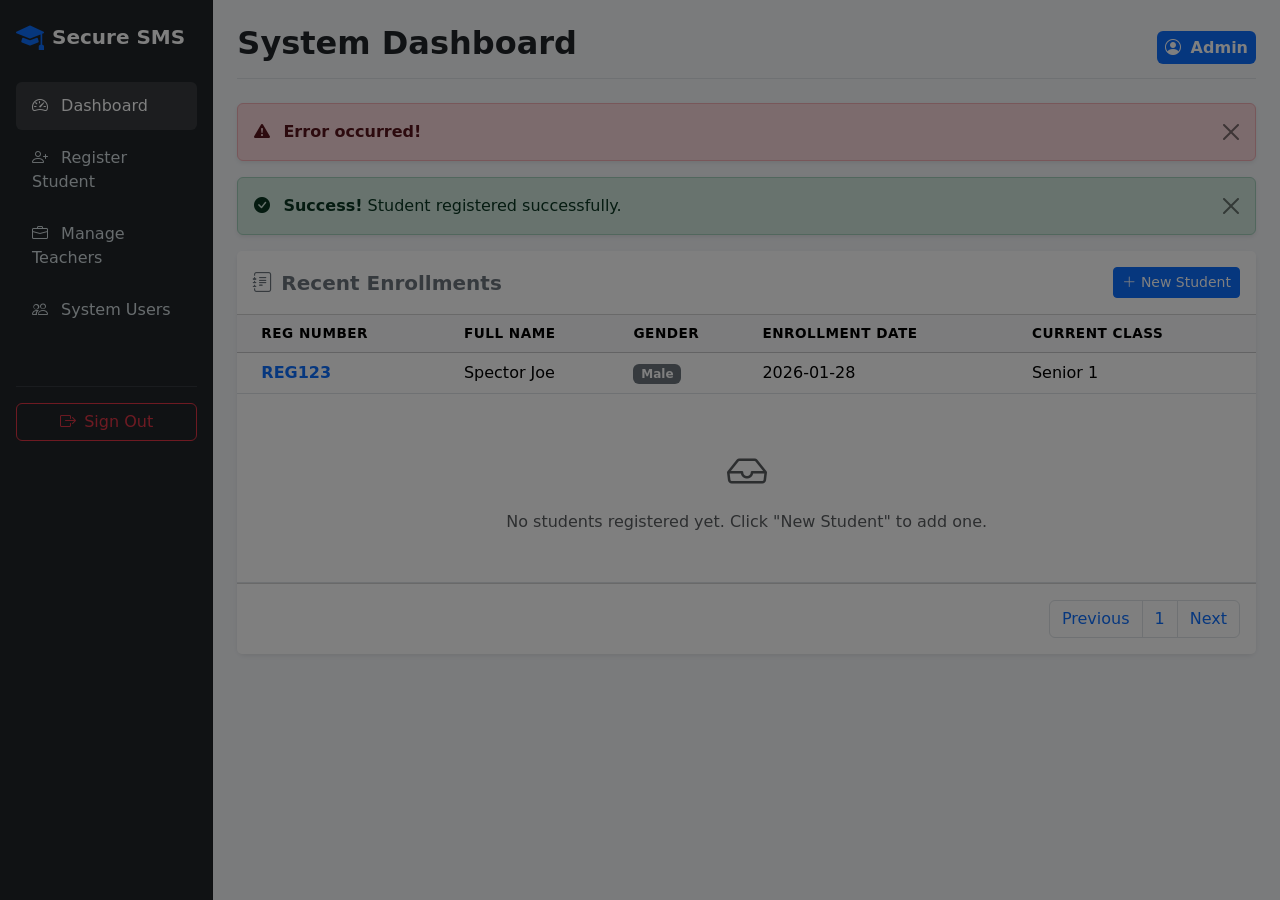
<file: target/classes/templates/index.html>
<!DOCTYPE html>
<html xmlns:th="http://www.thymeleaf.org">
<head>
    <meta charset="UTF-8">
    <meta name="viewport" content="width=device-width, initial-scale=1.0">
    <title>Secure SMS - Dashboard</title>
    <link href="https://cdn.jsdelivr.net/npm/bootstrap@5.3.0/dist/css/bootstrap.min.css" rel="stylesheet">
    <link rel="stylesheet" href="https://cdn.jsdelivr.net/npm/bootstrap-icons@1.11.1/font/bootstrap-icons.css">
    <style>
        body { background-color: #f4f6f9; }
        .sidebar { min-height: 100vh; box-shadow: inset -1px 0 0 rgba(0, 0, 0, .1); }
        .nav-link { color: #cfd8dc; font-weight: 500; padding: 0.75rem 1rem; margin-bottom: 0.25rem; border-radius: 0.375rem; }
        .nav-link:hover, .nav-link.active { color: #fff; background-color: rgba(255,255,255,0.1); }
        .nav-link i { margin-right: 0.5rem; }
        .card { border: none; border-radius: 0.5rem; }
        .table th { font-weight: 600; text-transform: uppercase; font-size: 0.85rem; letter-spacing: 0.5px; }
    </style>
</head>
<body>

<div class="container-fluid">
    <div class="row">
        <nav class="col-md-3 col-lg-2 d-md-block bg-dark sidebar collapse p-3">
            <a href="/" class="d-flex align-items-center mb-4 text-white text-decoration-none">
                <i class="bi bi-mortarboard-fill fs-3 me-2 text-primary"></i>
                <span class="fs-5 fw-bold">Secure SMS</span>
            </a>
            
            <ul class="nav flex-column mb-auto">
                <li class="nav-item">
                    <a href="/" class="nav-link active">
                        <i class="bi bi-speedometer2"></i> Dashboard
                    </a>
                </li>
                <li class="nav-item">
                    <a href="#" class="nav-link" data-bs-toggle="modal" data-bs-target="#studentModal">
                        <i class="bi bi-person-plus"></i> Register Student
                    </a>
                </li>
                <li class="nav-item">
                    <a href="/teachers" class="nav-link">
                        <i class="bi bi-briefcase"></i> Manage Teachers
                    </a>
                </li>
                <li class="nav-item">
                    <a href="/users" class="nav-link">
                        <i class="bi bi-people"></i> System Users
                    </a>
                </li>
            </ul>

            <hr class="text-secondary mt-5">
            
            <form th:action="@{/logout}" method="post" class="w-100">
                <button type="submit" class="btn btn-outline-danger w-100 d-flex align-items-center justify-content-center">
                    <i class="bi bi-box-arrow-right me-2"></i> Sign Out
                </button>
            </form>
        </nav>

        <main class="col-md-9 ms-sm-auto col-lg-10 px-md-4 pt-4">
            <div class="d-flex justify-content-between flex-wrap flex-md-nowrap align-items-center pb-2 mb-4 border-bottom">
                <h1 class="h2 text-dark fw-bold">System Dashboard</h1>
                <div class="badge bg-primary fs-6 p-2"><i class="bi bi-person-circle me-1"></i> Admin</div>
            </div>

            <div class="alert alert-danger alert-dismissible fade show shadow-sm" role="alert" th:if="${errorMessage}">
                <i class="bi bi-exclamation-triangle-fill me-2"></i>
                <strong th:text="${errorMessage}">Error occurred!</strong>
                <button type="button" class="btn-close" data-bs-dismiss="alert" aria-label="Close"></button>
            </div>
            
            <div class="alert alert-success alert-dismissible fade show shadow-sm" role="alert" th:if="${param.success}">
                <i class="bi bi-check-circle-fill me-2"></i>
                <strong>Success!</strong> Student registered successfully.
                <button type="button" class="btn-close" data-bs-dismiss="alert" aria-label="Close"></button>
            </div>

            <div class="card shadow-sm mb-4">
                <div class="card-header bg-white py-3 d-flex justify-content-between align-items-center">
                    <h5 class="mb-0 text-secondary fw-bold"><i class="bi bi-journal-text me-2"></i>Recent Enrollments</h5>
                    <button class="btn btn-sm btn-primary" data-bs-toggle="modal" data-bs-target="#studentModal">
                        <i class="bi bi-plus-lg"></i> New Student
                    </button>
                </div>
                <div class="card-body p-0">
                    <div class="table-responsive">
                        <table class="table table-hover align-middle mb-0">
                            <thead class="table-light text-secondary">
                                <tr>
                                    <th class="ps-4">Reg Number</th>
                                    <th>Full Name</th>
                                    <th>Gender</th>
                                    <th>Enrollment Date</th>
                                    <th>Current Class</th>
                                </tr>
                            </thead>
                            <tbody>
                                <tr th:each="student : ${students}">
                                    <td class="ps-4 fw-bold text-primary" th:text="${student.registrationNumber}">REG123</td>
                                    <td th:text="${student.fullName}">Spector Joe</td>
                                    <td><span class="badge bg-secondary" th:text="${student.gender}">Male</span></td>
                                    <td th:text="${#temporals.format(student.enrollmentDate,'yyyy-MM-dd')}">2026-01-28</td>
                                    <td th:text="${student.currentClass != null ? student.currentClass.name : 'Unassigned'}">Senior 1</td>
                                </tr>
                                <tr th:if="${#lists.isEmpty(students)}">
                                    <td colspan="5" class="text-center text-muted py-5">
                                        <i class="bi bi-inbox fs-1 d-block mb-2"></i>
                                        No students registered yet. Click "New Student" to add one.
                                    </td>
                                </tr>
                            </tbody>
                        </table>
                    </div>
                </div>
                
                <div class="card-footer bg-white py-3" th:if="${totalPages > 0}">
                    <nav aria-label="Student pagination">
                        <ul class="pagination justify-content-end mb-0">
                            <li class="page-item" th:classappend="${currentPage == 1} ? 'disabled'">
                                <a class="page-link" th:href="@{/(page=${currentPage - 1})}">Previous</a>
                            </li>
                            <li class="page-item" th:each="i : ${#numbers.sequence(1, totalPages)}" th:classappend="${currentPage == i} ? 'active'">
                                <a class="page-link" th:href="@{/(page=${i})}" th:text="${i}">1</a>
                            </li>
                            <li class="page-item" th:classappend="${currentPage == totalPages} ? 'disabled'">
                                <a class="page-link" th:href="@{/(page=${currentPage + 1})}">Next</a>
                            </li>
                        </ul>
                    </nav>
                </div>
            </div>
        </main>
    </div>
</div>

<div class="modal fade" id="studentModal" tabindex="-1" aria-labelledby="studentModalLabel" aria-hidden="true" th:classappend="${#fields.hasErrors('student.*') ? 'show d-block' : ''}">
    <div class="modal-dialog modal-dialog-centered">
        <div class="modal-content border-0 shadow">
            <div class="modal-header bg-primary text-white">
                <h5 class="modal-title" id="studentModalLabel"><i class="bi bi-person-plus me-2"></i>New Student Registration</h5>
                <button type="button" class="btn-close btn-close-white" data-bs-dismiss="modal" aria-label="Close" th:onclick="${#fields.hasErrors('student.*')} ? |window.location.href='/'| : null"></button>
            </div>
            
            <form th:action="@{/register-student}" method="POST" th:object="${student}">
                <div class="modal-body p-4">
                    <div class="mb-3">
                        <label class="form-label fw-bold text-secondary">Registration Number</label>
                        <input type="text" th:field="*{registrationNumber}" 
                               class="form-control bg-light" 
                               th:classappend="${#fields.hasErrors('registrationNumber')} ? 'is-invalid' : ''" 
                               placeholder="e.g. REG-2026-001">
                        <div class="invalid-feedback" th:if="${#fields.hasErrors('registrationNumber')}" th:errors="*{registrationNumber}"></div>
                    </div>

                    <div class="mb-3">
                        <label class="form-label fw-bold text-secondary">Full Name</label>
                        <input type="text" th:field="*{fullName}" 
                               class="form-control bg-light" 
                               th:classappend="${#fields.hasErrors('fullName')} ? 'is-invalid' : ''" 
                               placeholder="e.g. Jane Doe">
                        <div class="invalid-feedback" th:if="${#fields.hasErrors('fullName')}" th:errors="*{fullName}"></div>
                    </div>
                    
                    <div class="mb-3">
                        <label class="form-label fw-bold text-secondary">Gender</label>
                        <select th:field="*{gender}" 
                                class="form-select bg-light" 
                                th:classappend="${#fields.hasErrors('gender')} ? 'is-invalid' : ''">
                            <option value="" disabled selected>Select Gender</option>
                            <option value="MALE">Male</option>
                            <option value="FEMALE">Female</option>
                        </select>
                        <div class="invalid-feedback" th:if="${#fields.hasErrors('gender')}" th:errors="*{gender}"></div>
                    </div>
                </div>
                <div class="modal-footer bg-light">
                    <a href="/" class="btn btn-outline-secondary">Cancel</a>
                    <button type="submit" class="btn btn-primary"><i class="bi bi-save me-1"></i> Save Student</button>
                </div>
            </form>
        </div>
    </div>
</div>

<div class="modal-backdrop fade show" th:if="${#fields.hasErrors('student.*')}"></div>

<script src="https://cdn.jsdelivr.net/npm/bootstrap@5.3.0/dist/js/bootstrap.bundle.min.js"></script>
</body>
</html>
</file>
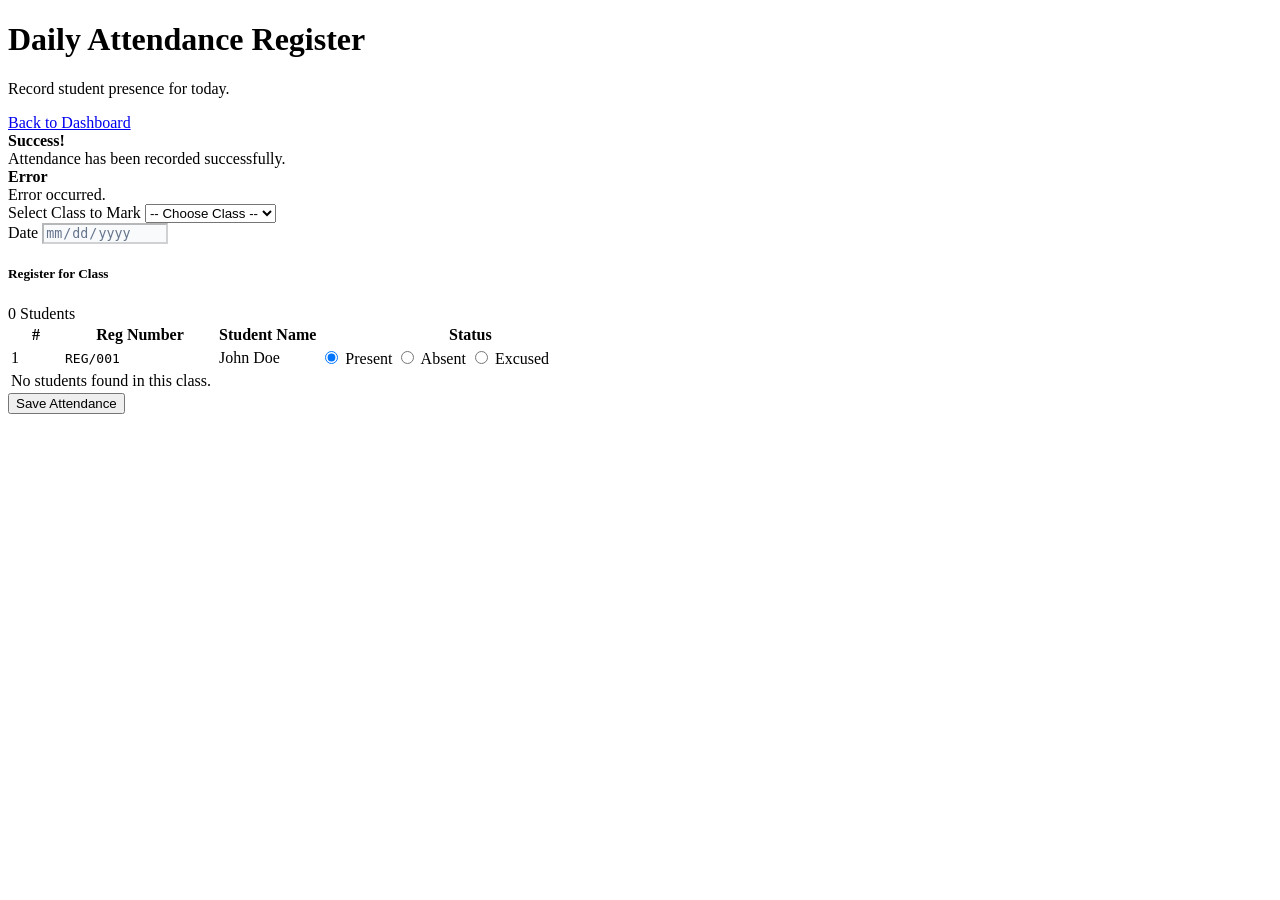
<file: src/main/resources/templates/attendance.html>
<!DOCTYPE html>
<html xmlns:th="http://www.thymeleaf.org"
      xmlns:layout="http://www.ultraq.net.nz/thymeleaf/layout"
      layout:decorate="~{layout/main-layout}">
<head>
    <title>Mark Attendance</title>
</head>
<body>

<div layout:fragment="content">
    <div class="topbar">
        <div>
            <h1><i class="bi bi-calendar-check me-2 text-info"></i>Daily Attendance Register</h1>
            <p class="text-muted small mb-0">Record student presence for today.</p>
        </div>
        <a href="/dashboard/teacher" class="btn btn-outline-secondary btn-sm">
            <i class="bi bi-arrow-left me-1"></i> Back to Dashboard
        </a>
    </div>

    <div th:if="${param.success}" class="alert alert-success d-flex align-items-center mb-4" role="alert">
        <i class="bi bi-check-circle-fill me-3 fs-5"></i>
        <div>
            <strong>Success!</strong><br>
            <span class="small">Attendance has been recorded successfully.</span>
        </div>
    </div>

    <div th:if="${errorMessage}" class="alert alert-danger d-flex align-items-center mb-4" role="alert">
        <i class="bi bi-exclamation-triangle-fill me-3 fs-5"></i>
        <div>
            <strong>Error</strong><br>
            <span class="small" th:text="${errorMessage}">Error occurred.</span>
        </div>
    </div>

    <!-- Class Selection -->
    <div class="data-card mb-4 p-4" style="background:#fff;">
        <form method="GET" action="/attendance" class="row align-items-end g-3">
            <div class="col-md-5">
                <label for="classId" class="form-label">Select Class to Mark</label>
                <select id="classId" name="classId" class="form-select" required onchange="this.form.submit()">
                    <option value="" disabled selected>-- Choose Class --</option>
                    <option th:each="c : ${classLevels}"
                            th:value="${c.id}"
                            th:text="${c.name}"
                            th:selected="${selectedClass != null and selectedClass.id == c.id}">Class Name</option>
                </select>
            </div>
            <div class="col-md-4">
                <label class="form-label">Date</label>
                <input type="date" class="form-control" th:value="${currentDate}" disabled style="background-color: #f8fafc; color: #64748b;">
            </div>
        </form>
    </div>

    <!-- Attendance Roster -->
    <div class="data-card" th:if="${selectedClass != null}">
        <div class="data-card-header d-flex justify-content-between align-items-center">
            <h5 class="mb-0">
                Register for <span class="text-primary" th:text="${selectedClass.name}">Class</span>
            </h5>
            <span class="badge bg-secondary" th:text="${students.size() + ' Students'}">0 Students</span>
        </div>

        <form method="POST" action="/attendance">
            <input type="hidden" name="classId" th:value="${selectedClass.id}">

            <div class="table-responsive">
                <table class="table table-hover align-middle mb-0">
                    <thead class="table-light">
                        <tr>
                            <th style="width: 50px;">#</th>
                            <th style="width: 150px;">Reg Number</th>
                            <th>Student Name</th>
                            <th class="text-center" style="width: 300px;">Status</th>
                        </tr>
                    </thead>
                    <tbody>
                        <tr th:each="student, stat : ${students}">
                            <td th:text="${stat.count}">1</td>
                            <td><code th:text="${student.registrationNumber}">REG/001</code></td>
                            <td class="fw-bold" th:text="${student.fullName}">John Doe</td>
                            <td>
                                <div class="btn-group w-100" role="group">
                                    <input type="radio" class="btn-check" th:name="'status_' + ${student.id}" th:id="'present_' + ${student.id}" value="PRESENT" checked>
                                    <label class="btn btn-outline-success btn-sm" th:for="'present_' + ${student.id}">Present</label>

                                    <input type="radio" class="btn-check" th:name="'status_' + ${student.id}" th:id="'absent_' + ${student.id}" value="ABSENT">
                                    <label class="btn btn-outline-danger btn-sm" th:for="'absent_' + ${student.id}">Absent</label>

                                    <input type="radio" class="btn-check" th:name="'status_' + ${student.id}" th:id="'excused_' + ${student.id}" value="EXCUSED">
                                    <label class="btn btn-outline-warning btn-sm" th:for="'excused_' + ${student.id}">Excused</label>
                                </div>
                            </td>
                        </tr>
                        <tr th:if="${students == null or students.isEmpty()}">
                            <td colspan="4" class="text-center py-5 text-muted">
                                <i class="bi bi-people fs-1 d-block mb-3"></i>
                                No students found in this class.
                            </td>
                        </tr>
                    </tbody>
                </table>
            </div>

            <div class="p-3 bg-light border-top text-end" th:if="${students != null and !students.isEmpty()}">
                <button type="submit" class="btn btn-primary px-5">
                    <i class="bi bi-cloud-upload me-2"></i>Save Attendance
                </button>
            </div>
        </form>
    </div>

</div>

</body>
</html>
</file>
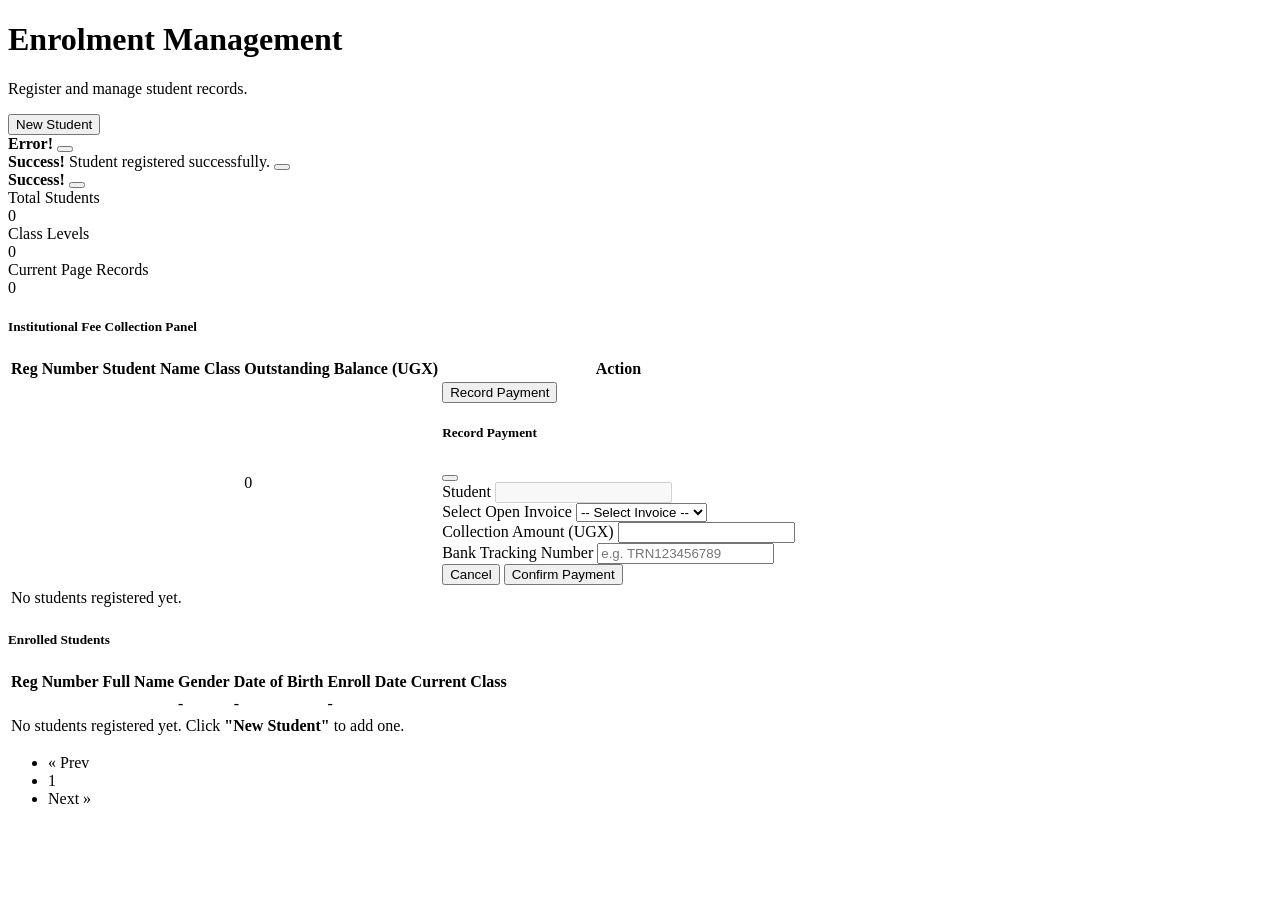
<file: src/main/resources/templates/dashboard-secretary.html>
<!DOCTYPE html>
<html xmlns:th="http://www.thymeleaf.org"
      xmlns:layout="http://www.ultraq.net.nz/thymeleaf/layout"
      layout:decorate="~{layout/main-layout}">
<head>
    <title>Secretary Dashboard</title>
</head>
<body>

<div layout:fragment="content">
    <div class="topbar">
        <div>
            <h1>Enrolment Management</h1>
            <p class="text-muted small mb-0">Register and manage student records.</p>
        </div>
        <button class="btn btn-warning d-flex align-items-center gap-2" data-bs-toggle="modal" data-bs-target="#studentModal">
            <i class="bi bi-plus-lg"></i> New Student
        </button>
    </div>

    <!-- Alerts -->
    <div class="alert alert-danger alert-dismissible fade show" role="alert" th:if="${errorMessage}">
        <i class="bi bi-exclamation-triangle-fill me-2"></i>
        <strong th:text="${errorMessage}">Error!</strong>
        <button type="button" class="btn-close" data-bs-dismiss="alert"></button>
    </div>
    <div class="alert alert-success alert-dismissible fade show" role="alert" th:if="${param.success}">
        <i class="bi bi-check-circle-fill me-2"></i>
        <strong>Success!</strong> Student registered successfully.
        <button type="button" class="btn-close" data-bs-dismiss="alert"></button>
    </div>
    <div class="alert alert-success alert-dismissible fade show" role="alert" th:if="${successMessage}">
        <i class="bi bi-check-circle-fill me-2"></i>
        <strong>Success!</strong> <span th:text="${successMessage}"></span>
        <button type="button" class="btn-close" data-bs-dismiss="alert"></button>
    </div>

    <!-- Stat Cards -->
    <div class="row g-3 mb-4">
        <div class="col-sm-4">
            <div class="stat-card">
                <div class="stat-icon blue"><i class="bi bi-people-fill"></i></div>
                <div>
                    <div class="stat-label">Total Students</div>
                    <div class="stat-value" th:text="${totalStudents ?: 0}">0</div>
                </div>
            </div>
        </div>
        <div class="col-sm-4">
            <div class="stat-card">
                <div class="stat-icon green"><i class="bi bi-building"></i></div>
                <div>
                    <div class="stat-label">Class Levels</div>
                    <div class="stat-value" th:text="${classLevels?.size() ?: 0}">0</div>
                </div>
            </div>
        </div>
        <div class="col-sm-4">
            <div class="stat-card">
                <div class="stat-icon amber"><i class="bi bi-person-check"></i></div>
                <div>
                    <div class="stat-label">Current Page Records</div>
                    <div class="stat-value" th:text="${students?.size() ?: 0}">0</div>
                </div>
            </div>
        </div>
    </div>

    <!-- Institutional Fee Collection Panel -->
    <div class="data-card mb-4" sec:authorize="hasAnyRole('BURSAR', 'ACCOUNTANT', 'SUPER_DOS', 'HEADTEACHER', 'SECRETARY')">
        <div class="data-card-header bg-light border-bottom">
            <h5 class="mb-0 text-primary"><i class="bi bi-cash-stack me-2"></i>Institutional Fee Collection Panel</h5>
        </div>
        <div class="table-responsive">
            <table class="table table-hover align-middle mb-0">
                <thead class="table-light">
                    <tr>
                        <th>Reg Number</th>
                        <th>Student Name</th>
                        <th>Class</th>
                        <th class="text-end">Outstanding Balance (UGX)</th>
                        <th class="text-center">Action</th>
                    </tr>
                </thead>
                <tbody>
                    <tr th:each="student : ${students}">
                        <td><code th:text="${student.registrationNumber}"></code></td>
                        <td class="fw-bold" th:text="${student.fullName}"></td>
                        <td th:text="${student.currentClass != null ? student.currentClass.name : '-'}"></td>
                        <td class="text-end fw-bold text-danger" th:text="${balancesMap != null ? #numbers.formatDecimal(balancesMap.get(student.id), 0, 'COMMA', 0, 'POINT') : '0'}">0</td>
                        <td class="text-center">
                            <button class="btn btn-sm btn-outline-primary" data-bs-toggle="modal" th:data-bs-target="'#paymentModal' + ${student.id}" th:disabled="${openInvoicesMap == null or openInvoicesMap.get(student.id).isEmpty()}">
                                <i class="bi bi-wallet2 me-1"></i>Record Payment
                            </button>

                            <!-- Embedded Payment Modal for this Student -->
                            <div class="modal fade text-start" th:id="'paymentModal' + ${student.id}" tabindex="-1">
                                <div class="modal-dialog modal-dialog-centered">
                                    <div class="modal-content border-0 shadow-lg">
                                        <div class="modal-header bg-primary text-white">
                                            <h5 class="modal-title"><i class="bi bi-cash me-2"></i>Record Payment</h5>
                                            <button type="button" class="btn-close btn-close-white" data-bs-dismiss="modal"></button>
                                        </div>
                                        <form th:action="@{/bursar/payment/record}" method="POST">
                                            <div class="modal-body p-4">
                                                <div class="mb-3">
                                                    <label class="form-label fw-semibold small text-muted text-uppercase">Student</label>
                                                    <input type="text" class="form-control" th:value="${student.fullName}" disabled>
                                                </div>
                                                <div class="mb-3">
                                                    <label class="form-label fw-semibold small text-muted text-uppercase">Select Open Invoice</label>
                                                    <select name="invoiceId" class="form-select" required>
                                                        <option value="" disabled selected>-- Select Invoice --</option>
                                                        <option th:each="inv : ${openInvoicesMap.get(student.id)}" th:value="${inv.id}" th:text="${inv.termName + ' (Owes: ' + #numbers.formatDecimal(inv.totalAmountIssued - inv.totalAmountPaid, 0, 'COMMA', 0, 'POINT') + ' UGX)'}"></option>
                                                    </select>
                                                </div>
                                                <div class="mb-3">
                                                    <label class="form-label fw-semibold small text-muted text-uppercase">Collection Amount (UGX)</label>
                                                    <input type="number" name="amount" class="form-control" required min="1" step="1">
                                                </div>
                                                <div class="mb-3">
                                                    <label class="form-label fw-semibold small text-muted text-uppercase">Bank Tracking Number</label>
                                                    <input type="text" name="verificationCode" class="form-control" placeholder="e.g. TRN123456789">
                                                </div>
                                            </div>
                                            <div class="modal-footer bg-light">
                                                <button type="button" class="btn btn-outline-secondary btn-sm" data-bs-dismiss="modal">Cancel</button>
                                                <button type="submit" class="btn btn-primary btn-sm"><i class="bi bi-check2-circle me-1"></i>Confirm Payment</button>
                                            </div>
                                        </form>
                                    </div>
                                </div>
                            </div>
                        </td>
                    </tr>
                    <tr th:if="${#lists.isEmpty(students)}">
                        <td colspan="5" class="text-center text-muted py-5">
                            <i class="bi bi-inbox fs-1 d-block mb-2"></i>
                            No students registered yet.
                        </td>
                    </tr>
                </tbody>
            </table>
        </div>
    </div>

    <!-- Students Table -->
    <div class="data-card">
        <div class="data-card-header">
            <h5><i class="bi bi-journal-text me-2"></i>Enrolled Students</h5>
            <span class="text-muted small" th:text="'Page ' + ${currentPage} + ' of ' + ${totalPages}"></span>
        </div>
        <div class="table-responsive">
            <table class="table table-hover">
                <thead>
                    <tr>
                        <th>Reg Number</th>
                        <th>Full Name</th>
                        <th>Gender</th>
                        <th>Date of Birth</th>
                        <th>Enroll Date</th>
                        <th>Current Class</th>
                    </tr>
                </thead>
                <tbody>
                    <tr th:each="student : ${students}">
                        <td><span class="fw-bold text-warning" th:text="${student.registrationNumber}"></span></td>
                        <td th:text="${student.fullName}"></td>
                        <td th:text="${student.gender}">-</td>
                        <td th:text="${student.dateOfBirth != null ? #temporals.format(student.dateOfBirth,'dd MMM yyyy') : '-'}">-</td>
                        <td th:text="${student.enrollmentDate != null ? #temporals.format(student.enrollmentDate,'dd MMM yyyy') : '-'}">-</td>
                        <td th:text="${student.currentClass != null ? student.currentClass.name : 'Unassigned'}"></td>
                    </tr>
                    <tr th:if="${#lists.isEmpty(students)}">
                        <td colspan="6" class="text-center text-muted py-5">
                            <i class="bi bi-inbox fs-1 d-block mb-2"></i>
                            No students registered yet. Click <strong>"New Student"</strong> to add one.
                        </td>
                    </tr>
                </tbody>
            </table>
        </div>
        <div class="px-3 py-3 border-top" th:if="${totalPages > 1}">
            <nav>
                <ul class="pagination pagination-sm justify-content-end mb-0">
                    <li class="page-item" th:classappend="${currentPage == 1} ? 'disabled'">
                        <a class="page-link" th:href="@{/dashboard/secretary(page=${currentPage - 1})}">&laquo; Prev</a>
                    </li>
                    <li class="page-item" th:each="i : ${#numbers.sequence(1, totalPages)}"
                        th:classappend="${currentPage == i} ? 'active'">
                        <a class="page-link" th:href="@{/dashboard/secretary(page=${i})}" th:text="${i}">1</a>
                    </li>
                    <li class="page-item" th:classappend="${currentPage == totalPages} ? 'disabled'">
                        <a class="page-link" th:href="@{/dashboard/secretary(page=${currentPage + 1})}">Next &raquo;</a>
                    </li>
                </ul>
            </nav>
        </div>
    </div>
    
    <!-- Modal error handled by JS now -->
</div>

</body>
</html>
</file>
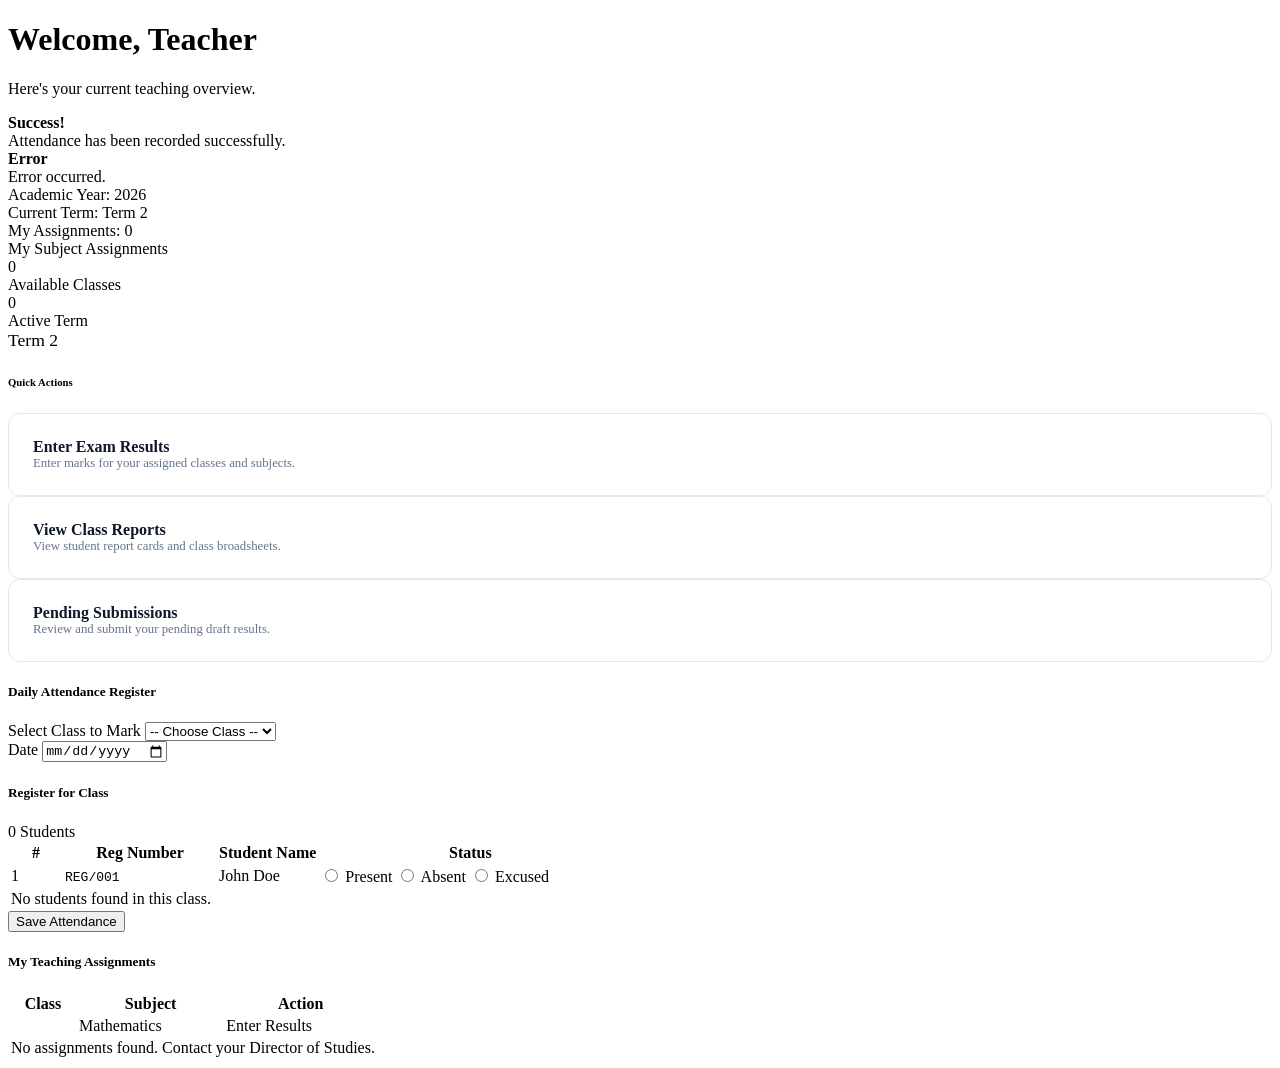
<file: src/main/resources/templates/dashboard-teacher.html>
﻿<!DOCTYPE html>
<html xmlns:th="http://www.thymeleaf.org"
      xmlns:layout="http://www.ultraq.net.nz/thymeleaf/layout"
      layout:decorate="~{layout/main-layout}">
<head>
    <title>Teacher Dashboard</title>
</head>
<body>

<div layout:fragment="content">
    <div class="topbar">
        <div>
            <h1>Welcome, <span th:text="${currentUser?.fullName?.split(' ')[0] ?: currentUsername}">Teacher</span></h1>
            <p class="text-muted small mb-0">Here's your current teaching overview.</p>
        </div>
    </div>

    <div th:if="${success}" class="alert alert-success d-flex align-items-center mb-4" role="alert">
        <i class="bi bi-check-circle-fill me-3 fs-5"></i>
        <div>
            <strong>Success!</strong><br>
            <span class="small">Attendance has been recorded successfully.</span>
        </div>
    </div>

    <div th:if="${errorMessage}" class="alert alert-danger d-flex align-items-center mb-4" role="alert">
        <i class="bi bi-exclamation-triangle-fill me-3 fs-5"></i>
        <div>
            <strong>Error</strong><br>
            <span class="small" th:text="${errorMessage}">Error occurred.</span>
        </div>
    </div>

    <!-- Context Bar -->
    <div class="context-bar">
        <div class="context-item">
            <span class="ctx-label"><i class="bi bi-calendar3 me-1"></i>Academic Year:</span>
            <span class="ctx-val" th:text="${activeYear?.name ?: 'Not Set'}">2026</span>
        </div>
        <div class="context-item">
            <span class="ctx-label"><i class="bi bi-bookmark me-1"></i>Current Term:</span>
            <span class="ctx-val" th:text="${activeTerm?.name ?: 'Not Set'}">Term 2</span>
        </div>
        <div class="context-item">
            <span class="ctx-label"><i class="bi bi-journal-bookmark me-1"></i>My Assignments:</span>
            <span class="ctx-val" th:text="${assignments?.size() ?: 0}">0</span>
        </div>
    </div>

    <!-- Stat Cards -->
    <div class="row g-3 mb-4">
        <div class="col-sm-4">
            <div class="stat-card">
                <div class="stat-icon green"><i class="bi bi-journal-bookmark-fill"></i></div>
                <div>
                    <div class="stat-label">My Subject Assignments</div>
                    <div class="stat-value" th:text="${assignments?.size() ?: 0}">0</div>
                </div>
            </div>
        </div>
        <div class="col-sm-4">
            <div class="stat-card">
                <div class="stat-icon blue"><i class="bi bi-building"></i></div>
                <div>
                    <div class="stat-label">Available Classes</div>
                    <div class="stat-value" th:text="${classLevels?.size() ?: 0}">0</div>
                </div>
            </div>
        </div>
        <div class="col-sm-4">
            <div class="stat-card">
                <div class="stat-icon amber"><i class="bi bi-bookmark-check"></i></div>
                <div>
                    <div class="stat-label">Active Term</div>
                    <div class="stat-value" style="font-size:1.1rem;" th:text="${activeTerm?.name ?: 'N/A'}">Term 2</div>
                </div>
            </div>
        </div>
    </div>

    <!-- Quick Actions -->
    <div class="mb-4">
        <h6 class="text-muted fw-bold text-uppercase small mb-3">Quick Actions</h6>
        <div class="row g-3">
            <div class="col-md-4">
                <a href="/results" class="action-card" style="text-decoration:none; display:flex; flex-direction:column; background:#fff; padding:1.5rem; border-radius:12px; border:1px solid #e2e8f0;">
                    <div class="ac-icon text-success" style="font-size:1.75rem;"><i class="bi bi-pencil-square"></i></div>
                    <div class="ac-title" style="font-weight:700; color:#0f172a;">Enter Exam Results</div>
                    <div class="ac-desc" style="font-size:0.8rem; color:#64748b;">Enter marks for your assigned classes and subjects.</div>
                </a>
            </div>
            <div class="col-md-4">
                <a href="/reports" class="action-card" style="text-decoration:none; display:flex; flex-direction:column; background:#fff; padding:1.5rem; border-radius:12px; border:1px solid #e2e8f0;">
                    <div class="ac-icon text-primary" style="font-size:1.75rem;"><i class="bi bi-file-earmark-bar-graph"></i></div>
                    <div class="ac-title" style="font-weight:700; color:#0f172a;">View Class Reports</div>
                    <div class="ac-desc" style="font-size:0.8rem; color:#64748b;">View student report cards and class broadsheets.</div>
                </a>
            </div>
            <div class="col-md-4">
                <a href="/results?status=DRAFT" class="action-card" style="text-decoration:none; display:flex; flex-direction:column; background:#fff; padding:1.5rem; border-radius:12px; border:1px solid #e2e8f0;">
                    <div class="ac-icon text-warning" style="font-size:1.75rem;"><i class="bi bi-clock-history"></i></div>
                    <div class="ac-title" style="font-weight:700; color:#0f172a;">Pending Submissions</div>
                    <div class="ac-desc" style="font-size:0.8rem; color:#64748b;">Review and submit your pending draft results.</div>
                </a>
            </div>
        </div>
    </div>

    <!-- Class Selection -->
    <div class="data-card mb-4 p-4" style="background:#fff;">
        <div class="data-card-header mb-3 pb-0 border-0">
            <h5><i class="bi bi-calendar-check me-2 text-info"></i>Daily Attendance Register</h5>
        </div>
        <form method="GET" action="/teacher/attendance" class="row align-items-end g-3">
            <div class="col-md-5">
                <label for="classId" class="form-label">Select Class to Mark</label>
                <select id="classId" name="classId" class="form-select" required onchange="this.form.submit()">
                    <option value="" disabled selected>-- Choose Class --</option>
                    <option th:each="c : ${classLevels}"
                            th:value="${c.id}"
                            th:text="${c.name}"
                            th:selected="${selectedClass != null and selectedClass.id == c.id}">Class Name</option>
                </select>
            </div>
            <div class="col-md-4">
                <label class="form-label">Date</label>
                <input type="date" name="date" class="form-control" th:value="${currentDate}" onchange="this.form.submit()">
            </div>
        </form>
    </div>

    <!-- Attendance Roster -->
    <div class="data-card mb-4" th:if="${selectedClass != null}">
        <div class="data-card-header d-flex justify-content-between align-items-center">
            <h5 class="mb-0">
                Register for <span class="text-primary" th:text="${selectedClass.name}">Class</span>
            </h5>
            <span class="badge bg-secondary" th:text="${students.size() + ' Students'}">0 Students</span>
        </div>

        <form method="POST" action="/teacher/attendance/save">
            <input type="hidden" name="classId" th:value="${selectedClass.id}">
            <input type="hidden" name="date" th:value="${currentDate}">

            <div class="table-responsive">
                <table class="table table-hover align-middle mb-0">
                    <thead class="table-light">
                        <tr>
                            <th style="width: 50px;">#</th>
                            <th style="width: 150px;">Reg Number</th>
                            <th>Student Name</th>
                            <th class="text-center" style="width: 300px;">Status</th>
                        </tr>
                    </thead>
                    <tbody>
                        <tr th:each="student, stat : ${students}">
                            <td th:text="${stat.count}">1</td>
                            <td><code th:text="${student.registrationNumber}">REG/001</code></td>
                            <td class="fw-bold" th:text="${student.fullName}">John Doe</td>
                            <td>
                                <div class="btn-group w-100" role="group">
                                    <input type="radio" class="btn-check" th:name="'status_' + ${student.id}" th:id="'present_' + ${student.id}" value="PRESENT" th:checked="${attendanceMap == null or attendanceMap.get(student.id) == null or attendanceMap.get(student.id).name() == 'PRESENT'}">
                                    <label class="btn btn-outline-success btn-sm" th:for="'present_' + ${student.id}">Present</label>

                                    <input type="radio" class="btn-check" th:name="'status_' + ${student.id}" th:id="'absent_' + ${student.id}" value="ABSENT" th:checked="${attendanceMap != null and attendanceMap.get(student.id) != null and attendanceMap.get(student.id).name() == 'ABSENT'}">
                                    <label class="btn btn-outline-danger btn-sm" th:for="'absent_' + ${student.id}">Absent</label>

                                    <input type="radio" class="btn-check" th:name="'status_' + ${student.id}" th:id="'excused_' + ${student.id}" value="EXCUSED" th:checked="${attendanceMap != null and attendanceMap.get(student.id) != null and attendanceMap.get(student.id).name() == 'EXCUSED'}">
                                    <label class="btn btn-outline-warning btn-sm" th:for="'excused_' + ${student.id}">Excused</label>
                                </div>
                            </td>
                        </tr>
                        <tr th:if="${students == null or students.isEmpty()}">
                            <td colspan="4" class="text-center py-5 text-muted">
                                <i class="bi bi-people fs-1 d-block mb-3"></i>
                                No students found in this class.
                            </td>
                        </tr>
                    </tbody>
                </table>
            </div>

            <div class="p-3 bg-light border-top text-end" th:if="${students != null and !students.isEmpty()}">
                <button type="submit" class="btn btn-primary px-5">
                    <i class="bi bi-cloud-upload me-2"></i>Save Attendance
                </button>
            </div>
        </form>
    </div>

    <!-- My Assignments Table -->
    <div class="data-card">
        <div class="data-card-header">
            <h5><i class="bi bi-journal-bookmark me-2"></i>My Teaching Assignments</h5>
        </div>
        <div class="table-responsive">
            <table class="table table-hover">
                <thead>
                    <tr>
                        <th>Class</th>
                        <th>Subject</th>
                        <th>Action</th>
                    </tr>
                </thead>
                <tbody>
                    <tr th:each="assignment : ${assignments}">
                        <td class="fw-bold" th:text="${assignment.classLevel.name}"></td>
                        <td th:text="${assignment.subject.name}">Mathematics</td>
                        <td>
                            <a th:href="@{/results(classId=${assignment.classLevel.id},subjectId=${assignment.subject.id})}"
                               class="btn btn-sm btn-outline-success">
                                <i class="bi bi-pencil me-1"></i>Enter Results
                            </a>
                        </td>
                    </tr>
                    <tr th:if="${assignments == null or #lists.isEmpty(assignments)}">
                        <td colspan="3" class="text-center text-muted py-5">
                            <i class="bi bi-inbox fs-1 d-block mb-2"></i>
                            No assignments found. Contact your Director of Studies.
                        </td>
                    </tr>
                </tbody>
            </table>
        </div>
    </div>
</div>

</body>
</html>
</file>
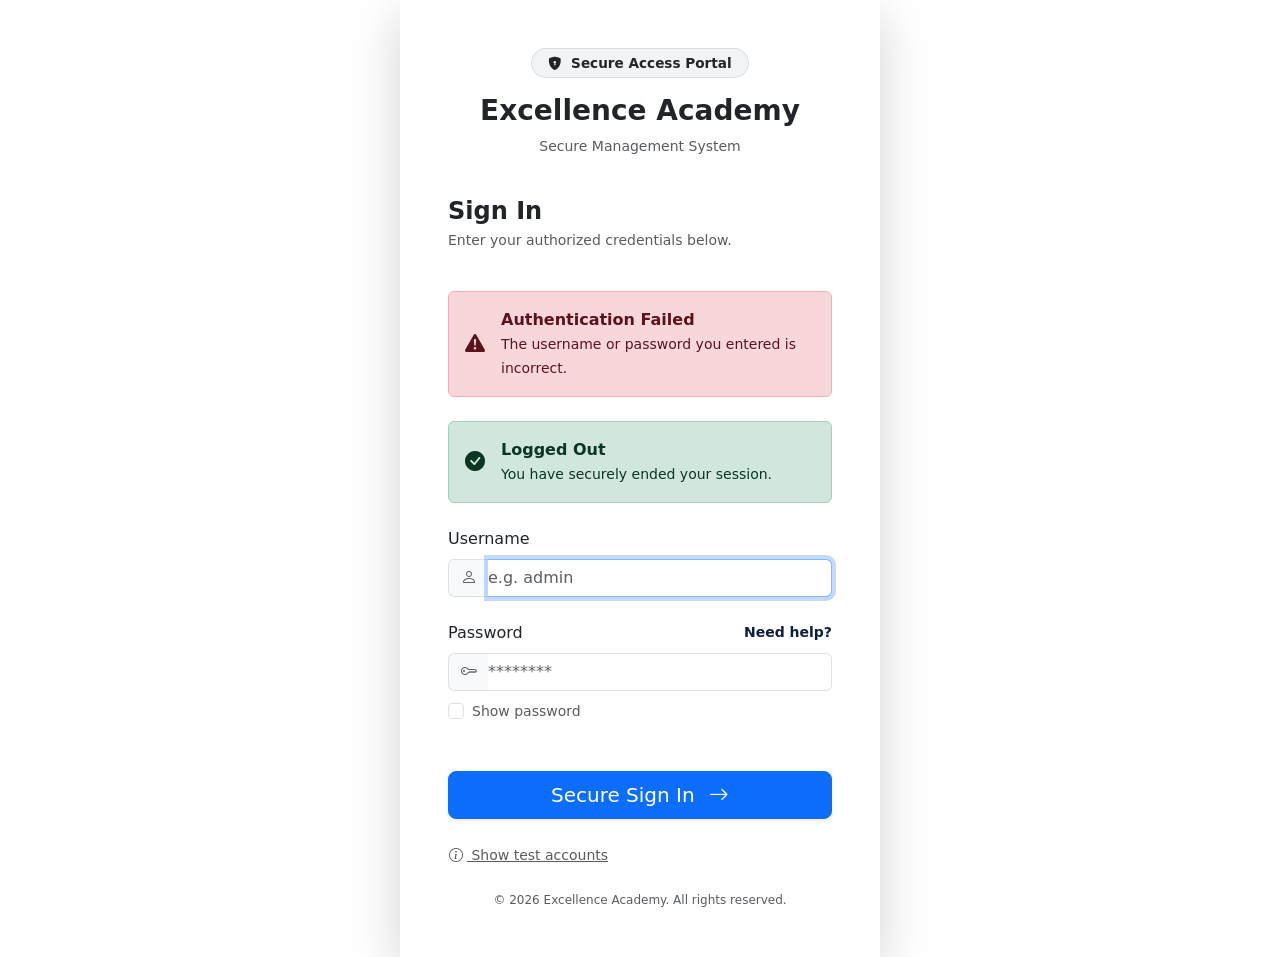
<file: src/main/resources/templates/login.html>
﻿<!DOCTYPE html>
<html xmlns:th="http://www.thymeleaf.org" lang="en">
<head>
    <meta charset="UTF-8">
    <meta name="viewport" content="width=device-width, initial-scale=1.0">
    <title>Secure SMS - Faculty & Staff Login</title>
    <link href="https://cdn.jsdelivr.net/npm/bootstrap@5.3.0/dist/css/bootstrap.min.css" rel="stylesheet">
    <link rel="stylesheet" href="https://cdn.jsdelivr.net/npm/bootstrap-icons@1.11.1/font/bootstrap-icons.css">
    <link rel="stylesheet" th:href="@{/css/style.css}">
</head>
<body>

    <div class="container d-flex justify-content-center align-items-center min-vh-100">
        
        <div class="card p-5 shadow-lg border-0" style="max-width: 480px; width: 100%; border-radius: var(--border-radius);">
            
            <div class="text-center mb-4">
                <div class="mb-3">
                    <span class="system-badge d-inline-block px-3 py-1 rounded-pill" style="background: rgba(14, 30, 64, 0.05); color: var(--primary-color); font-weight: 600; font-size: 0.85rem; border: 1px solid rgba(14, 30, 64, 0.1);">
                        <i class="bi bi-shield-lock-fill me-1"></i> Secure Access Portal
                    </span>
                </div>
                <h3 class="fw-bold" style="color: var(--primary-color);">Excellence Academy</h3>
                <p class="text-muted small">Secure Management System</p>
            </div>

            <div class="mb-4">
                <h4 class="fw-bold mb-1">Sign In</h4>
                <p class="text-muted small">Enter your authorized credentials below.</p>
            </div>

            <div th:if="${param.error}" class="alert alert-danger d-flex align-items-center mb-4" role="alert">
                <i class="bi bi-exclamation-triangle-fill me-3 fs-5"></i>
                <div>
                    <strong>Authentication Failed</strong><br>
                    <span class="small">The username or password you entered is incorrect.</span>
                </div>
            </div>

            <div th:if="${param.logout}" class="alert alert-success d-flex align-items-center mb-4" role="alert">
                <i class="bi bi-check-circle-fill me-3 fs-5"></i>
                <div>
                    <strong>Logged Out</strong><br>
                    <span class="small">You have securely ended your session.</span>
                </div>
            </div>

            <form th:action="@{/login}" method="POST">
                
                <div class="mb-4">
                    <label for="username" class="form-label">Username</label>
                    <div class="input-group">
                        <span class="input-group-text bg-light border-end-0 text-muted"><i class="bi bi-person"></i></span>
                        <input type="text" class="form-control border-start-0 ps-0" id="username" name="username" placeholder="e.g. admin" required autofocus>
                    </div>
                </div>
                
                <div class="mb-4">
                    <div class="d-flex justify-content-between align-items-center">
                        <label for="password" class="form-label mb-0">Password</label>
                        <a href="#" class="text-decoration-none small fw-semibold" style="color: #0e1e40;">Need help?</a>
                    </div>
                    <div class="input-group mt-2">
                        <span class="input-group-text bg-light border-end-0 text-muted"><i class="bi bi-key"></i></span>
                        <input type="password" class="form-control border-start-0 ps-0" id="password" name="password" placeholder="********" required>
                    </div>
                    <div class="form-check mt-2">
                        <input class="form-check-input" type="checkbox" id="togglePasswordCheck">
                        <label class="form-check-label text-muted small user-select-none" for="togglePasswordCheck">
                            Show password
                        </label>
                    </div>
                </div>
                
                <div class="d-grid mt-5">
                    <button type="submit" class="btn btn-primary btn-lg shadow-sm">
                        Secure Sign In <i class="bi bi-arrow-right ms-2"></i>
                    </button>
                </div>

            </form>

            <!-- Dev Credentials Reference -->
            <div class="mt-4">
                <button class="btn btn-link btn-sm text-muted p-0" type="button"
                        data-bs-toggle="collapse" data-bs-target="#devCreds">
                    <i class="bi bi-info-circle me-1"></i> Show test accounts
                </button>
                <div class="collapse mt-2" id="devCreds">
                    <div class="card card-body p-3" style="font-size:0.8rem;background:#f8f9fa;border:1px solid #e2e8f0;border-radius:8px;">
                        <table class="table table-sm table-borderless mb-0">
                            <thead><tr><th class="text-muted">Username</th><th class="text-muted">Password</th><th class="text-muted">Role</th></tr></thead>
                            <tbody>
                                <tr><td><code>admin</code></td><td><code>admin123</code></td><td><span style="color:#9333ea;font-weight:700;">SUPER_DOS</span></td></tr>
                                <tr><td><code>dos</code></td><td><code>dos123</code></td><td><span style="color:#1d4ed8;font-weight:700;">DOS</span></td></tr>
                                <tr><td><code>headteacher</code></td><td><code>head123</code></td><td><span style="color:#15803d;font-weight:700;">HEADTEACHER</span></td></tr>
                                <tr><td><code>secretary</code></td><td><code>secretary123</code></td><td><span style="color:#b45309;font-weight:700;">SECRETARY</span></td></tr>
                                <tr><td><code>teacher1</code></td><td><code>teacher123</code></td><td><span style="color:#475569;font-weight:700;">TEACHER</span></td></tr>
                            </tbody>
                        </table>
                    </div>
                </div>
            </div>
            
            <div class="text-center mt-4 text-muted" style="font-size: 0.75rem;">
                &copy; <script>document.write(new Date().getFullYear())</script> Excellence Academy. All rights reserved.
            </div>

        </div>
    </div>

    <script src="https://cdn.jsdelivr.net/npm/bootstrap@5.3.0/dist/js/bootstrap.bundle.min.js"></script>
    <script>
        const togglePasswordCheck = document.querySelector('#togglePasswordCheck');
        const password = document.querySelector('#password');

        togglePasswordCheck.addEventListener('change', function (e) {
            // toggle the type attribute based on checkbox state
            const type = this.checked ? 'text' : 'password';
            password.setAttribute('type', type);
        });
    </script>
</body>
</html>
</file>
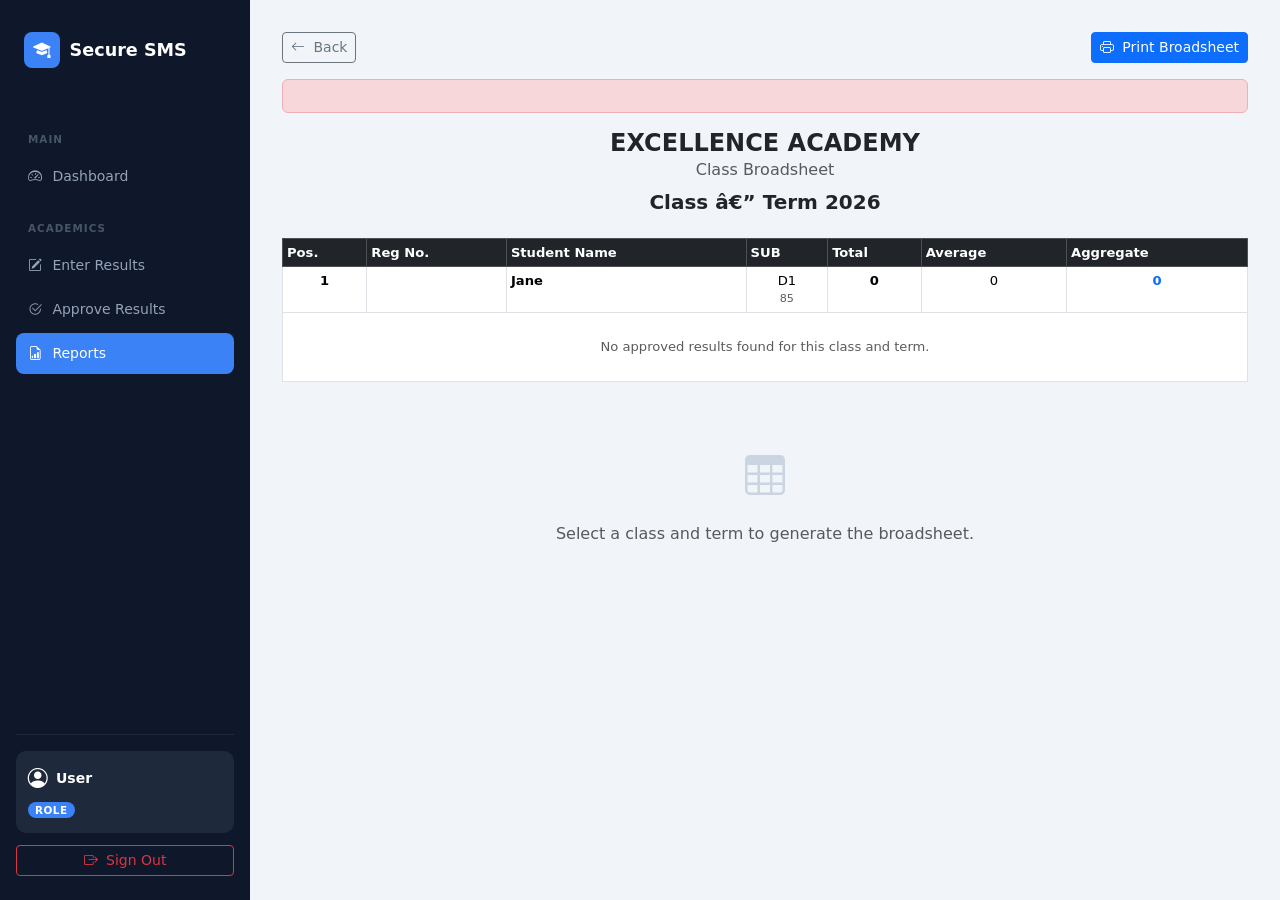
<file: src/main/resources/templates/reports-broadsheet.html>
﻿<!DOCTYPE html>
<html xmlns:th="http://www.thymeleaf.org">
<head>
    <meta charset="UTF-8">
    <meta name="viewport" content="width=device-width, initial-scale=1.0">
    <title>Secure SMS â€“ Class Broadsheet</title>
    <link href="https://cdn.jsdelivr.net/npm/bootstrap@5.3.0/dist/css/bootstrap.min.css" rel="stylesheet">
    <link rel="stylesheet" href="https://cdn.jsdelivr.net/npm/bootstrap-icons@1.11.1/font/bootstrap-icons.css">
    <style>
        :root { --sidebar-width:250px; --sidebar-bg:#0f172a; --sidebar-accent:#3b82f6; }
        body { background-color:#f1f5f9; font-family:'Segoe UI',system-ui,sans-serif; }
        .sidebar { width:var(--sidebar-width); min-height:100vh; background:var(--sidebar-bg); position:fixed; top:0; left:0; display:flex; flex-direction:column; padding:1.5rem 1rem; z-index:100; }
        .sidebar-brand { display:flex; align-items:center; gap:0.6rem; color:#fff; font-size:1.1rem; font-weight:700; text-decoration:none; margin-bottom:2rem; padding:0.5rem; }
        .sidebar-brand .brand-icon { background:var(--sidebar-accent); width:36px; height:36px; border-radius:8px; display:flex; align-items:center; justify-content:center; font-size:1.1rem; color:#fff; flex-shrink:0; }
        .nav-section-label { font-size:0.65rem; font-weight:700; letter-spacing:1px; color:#475569; text-transform:uppercase; padding:0.5rem 0.75rem; margin-top:1rem; }
        .sidebar-nav .nav-link { color:#94a3b8; border-radius:8px; padding:0.65rem 0.75rem; margin-bottom:2px; display:flex; align-items:center; gap:0.65rem; font-size:0.875rem; font-weight:500; transition:all 0.15s; }
        .sidebar-nav .nav-link:hover { color:#f1f5f9; background:rgba(255,255,255,0.07); }
        .sidebar-nav .nav-link.active { color:#fff; background:var(--sidebar-accent); }
        .sidebar-footer { margin-top:auto; padding-top:1rem; border-top:1px solid #1e293b; }
        .user-pill { background:#1e293b; border-radius:10px; padding:0.75rem; margin-bottom:0.75rem; }
        .user-pill .role-badge { font-size:0.65rem; font-weight:700; letter-spacing:0.5px; background:var(--sidebar-accent); color:#fff; padding:2px 7px; border-radius:99px; text-transform:uppercase; }
        .main-content { margin-left:var(--sidebar-width); padding:2rem; }
        .grade-D1,.grade-D2 { color:#15803d; font-weight:700; }
        .grade-C3,.grade-C4,.grade-C5,.grade-C6 { color:#2563eb; font-weight:700; }
        .grade-P7,.grade-P8 { color:#b45309; font-weight:700; }
        .grade-F9 { color:#dc2626; font-weight:700; }
        @media print {
            .sidebar, .no-print { display:none!important; }
            .main-content { margin-left:0; padding:1rem; }
        }
    </style>
</head>
<body>
<div class="sidebar no-print">
    <a href="/" class="sidebar-brand">
        <div class="brand-icon"><i class="bi bi-mortarboard-fill"></i></div>
        Secure SMS
    </a>
    <nav class="sidebar-nav">
        <div class="nav-section-label">Main</div>
        <a href="/" class="nav-link"><i class="bi bi-speedometer2"></i> Dashboard</a>
        <div class="nav-section-label">Academics</div>
        <a href="/results" class="nav-link"><i class="bi bi-pencil-square"></i> Enter Results</a>
        <a href="/results/approve" class="nav-link"><i class="bi bi-check2-circle"></i> Approve Results</a>
        <a href="/reports" class="nav-link active"><i class="bi bi-file-earmark-bar-graph"></i> Reports</a>
    </nav>
    <div class="sidebar-footer">
        <div class="user-pill">
            <div class="d-flex align-items-center gap-2 mb-1">
                <i class="bi bi-person-circle text-white fs-5"></i>
                <span class="text-white fw-semibold small" th:text="${currentUser?.fullName ?: currentUsername}">User</span>
            </div>
            <span class="role-badge" th:text="${currentRole}">ROLE</span>
        </div>
        <form th:action="@{/logout}" method="post">
            <button type="submit" class="btn btn-sm btn-outline-danger w-100">
                <i class="bi bi-box-arrow-right me-1"></i> Sign Out
            </button>
        </form>
    </div>
</div>

<div class="main-content">
    <div class="d-flex justify-content-between align-items-center mb-3 no-print">
        <div>
            <a href="/reports" class="btn btn-outline-secondary btn-sm me-2">
                <i class="bi bi-arrow-left me-1"></i> Back
            </a>
        </div>
        <button class="btn btn-primary btn-sm" onclick="window.print()">
            <i class="bi bi-printer me-1"></i> Print Broadsheet
        </button>
    </div>

    <div class="alert alert-danger" th:if="${errorMessage}" th:text="${errorMessage}"></div>

    <div th:if="${broadsheet != null}">
        <!-- Header -->
        <div class="text-center mb-4">
            <h4 class="fw-bold mb-0">EXCELLENCE ACADEMY</h4>
            <p class="text-muted mb-0">Class Broadsheet</p>
            <h5 class="fw-bold mt-2">
                <span th:text="${selectedClass?.name}">Class</span>
                â€” <span th:text="${selectedTerm?.name}">Term</span>
                <span th:text="${selectedTerm?.academicYear?.name}">2026</span>
            </h5>
        </div>

        <!-- Broadsheet Table -->
        <div class="table-responsive">
            <table class="table table-bordered table-sm" style="font-size:0.82rem;">
                <thead class="table-dark">
                    <tr>
                        <th>Pos.</th>
                        <th>Reg No.</th>
                        <th>Student Name</th>
                        <th th:if="${!broadsheet.isEmpty() and !broadsheet[0].results.isEmpty()}"
                            th:each="r : ${broadsheet[0].results}" th:text="${r.subject?.code}">SUB</th>
                        <th>Total</th>
                        <th>Average</th>
                        <th>Aggregate</th>
                    </tr>
                </thead>
                <tbody>
                    <tr th:each="report : ${broadsheet}">
                        <td class="fw-bold text-center" th:text="${report.position}">1</td>
                        <td th:text="${report.student?.registrationNumber}"></td>
                        <td class="fw-semibold" th:text="${report.student?.fullName}">Jane</td>
                        <td th:each="r : ${report.results}" class="text-center">
                            <div th:classappend="'grade-' + ${r.grade}" th:text="${r.grade}">D1</div>
                            <div class="text-muted" style="font-size:0.7rem;" th:text="${r.marks}">85</div>
                        </td>
                        <td class="fw-bold text-center" th:text="${#numbers.formatDecimal(report.totalMarks, 1, 1)}">0</td>
                        <td class="text-center" th:text="${#numbers.formatDecimal(report.averageMarks, 1, 1)}">0</td>
                        <td class="fw-bold text-center text-primary">
                            <!-- Sum of points = aggregate -->
                            <span th:text="${report.totalPoints}">0</span>
                        </td>
                    </tr>
                    <tr th:if="${broadsheet.isEmpty()}">
                        <td colspan="10" class="text-center text-muted py-4">
                            No approved results found for this class and term.
                        </td>
                    </tr>
                </tbody>
            </table>
        </div>
    </div>

    <div th:if="${broadsheet == null}" class="text-center py-5 text-muted">
        <i class="bi bi-table fs-1 d-block mb-3" style="color:#cbd5e1;"></i>
        Select a class and term to generate the broadsheet.
    </div>
</div>
<script src="https://cdn.jsdelivr.net/npm/bootstrap@5.3.0/dist/js/bootstrap.bundle.min.js"></script>
</body>
</html>
</file>
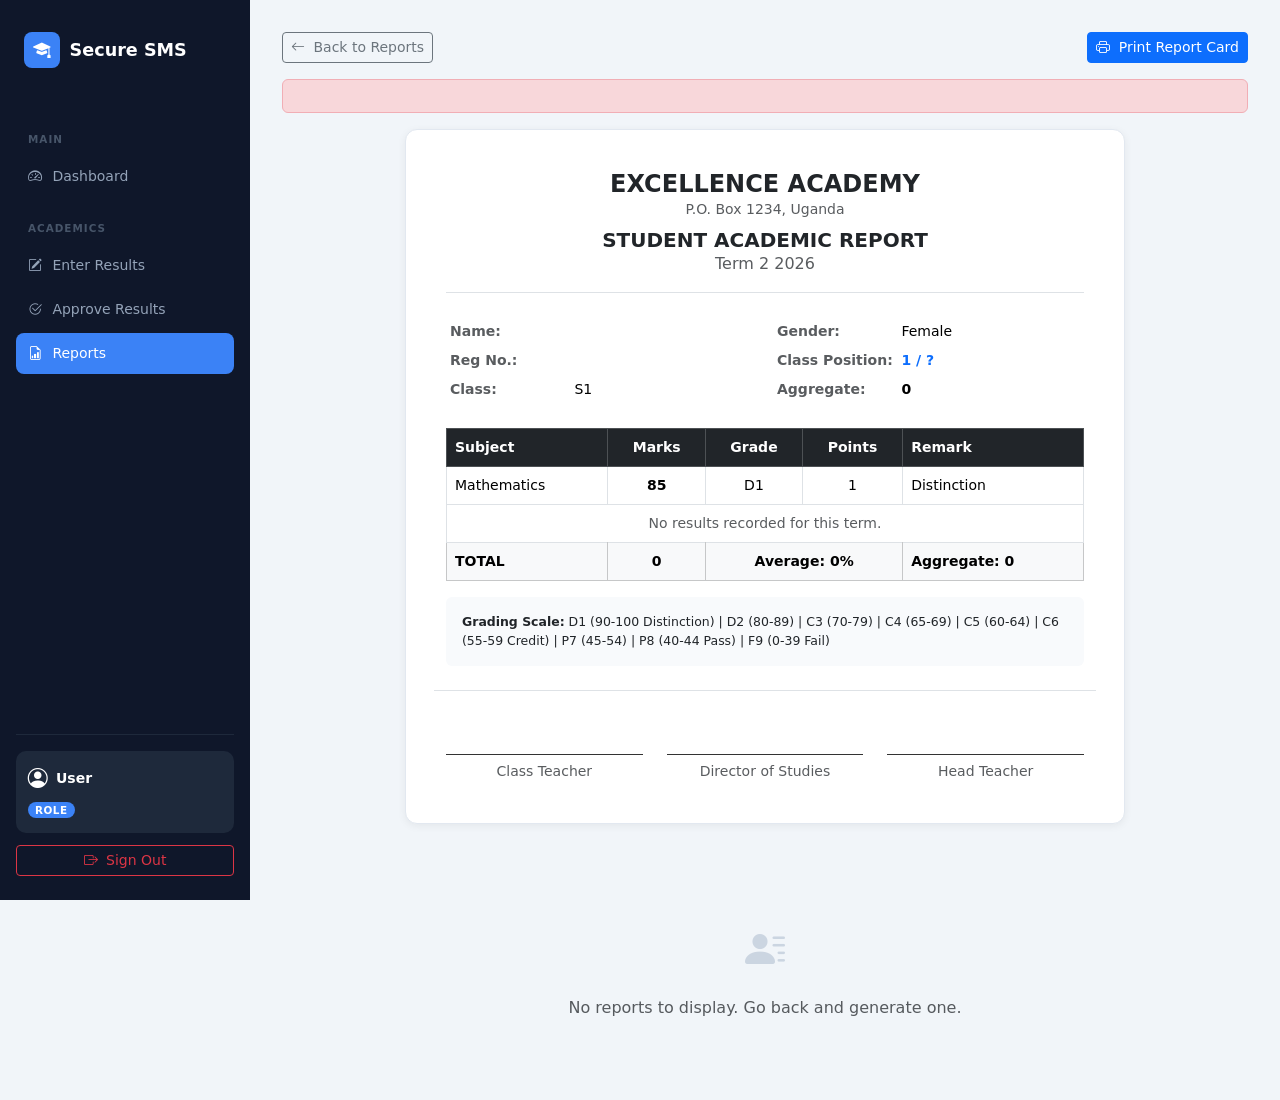
<file: src/main/resources/templates/reports-student.html>
﻿<!DOCTYPE html>
<html xmlns:th="http://www.thymeleaf.org">
<head>
    <meta charset="UTF-8">
    <meta name="viewport" content="width=device-width, initial-scale=1.0">
    <title>Secure SMS - Student Report Card</title>
    <link href="https://cdn.jsdelivr.net/npm/bootstrap@5.3.0/dist/css/bootstrap.min.css" rel="stylesheet">
    <link rel="stylesheet" href="https://cdn.jsdelivr.net/npm/bootstrap-icons@1.11.1/font/bootstrap-icons.css">
    <style>
        :root { --sidebar-width:250px; --sidebar-bg:#0f172a; --sidebar-accent:#3b82f6; }
        body { background-color:#f1f5f9; font-family:'Segoe UI',system-ui,sans-serif; }
        .sidebar { width:var(--sidebar-width); min-height:100vh; background:var(--sidebar-bg); position:fixed; top:0; left:0; display:flex; flex-direction:column; padding:1.5rem 1rem; z-index:100; }
        .sidebar-brand { display:flex; align-items:center; gap:0.6rem; color:#fff; font-size:1.1rem; font-weight:700; text-decoration:none; margin-bottom:2rem; padding:0.5rem; }
        .sidebar-brand .brand-icon { background:var(--sidebar-accent); width:36px; height:36px; border-radius:8px; display:flex; align-items:center; justify-content:center; font-size:1.1rem; color:#fff; flex-shrink:0; }
        .nav-section-label { font-size:0.65rem; font-weight:700; letter-spacing:1px; color:#475569; text-transform:uppercase; padding:0.5rem 0.75rem; margin-top:1rem; }
        .sidebar-nav .nav-link { color:#94a3b8; border-radius:8px; padding:0.65rem 0.75rem; margin-bottom:2px; display:flex; align-items:center; gap:0.65rem; font-size:0.875rem; font-weight:500; transition:all 0.15s; }
        .sidebar-nav .nav-link:hover { color:#f1f5f9; background:rgba(255,255,255,0.07); }
        .sidebar-nav .nav-link.active { color:#fff; background:var(--sidebar-accent); }
        .sidebar-footer { margin-top:auto; padding-top:1rem; border-top:1px solid #1e293b; }
        .user-pill { background:#1e293b; border-radius:10px; padding:0.75rem; margin-bottom:0.75rem; }
        .user-pill .role-badge { font-size:0.65rem; font-weight:700; letter-spacing:0.5px; background:var(--sidebar-accent); color:#fff; padding:2px 7px; border-radius:99px; text-transform:uppercase; }
        .main-content { margin-left:var(--sidebar-width); padding:2rem; }
        .report-card-print { background:#fff; border-radius:12px; border:1px solid #e2e8f0; padding:2.5rem; max-width:720px; margin:0 auto; box-shadow:0 2px 8px rgba(0,0,0,0.06); }
        .grade-D1,.grade-D2 { color:#15803d; font-weight:700; }
        .grade-C3,.grade-C4,.grade-C5,.grade-C6 { color:#2563eb; font-weight:700; }
        .grade-P7,.grade-P8 { color:#b45309; font-weight:700; }
        .grade-F9 { color:#dc2626; font-weight:700; }
        @media print {
            .sidebar, .no-print { display:none!important; }
            .main-content { margin-left:0; padding:0; }
            .report-card-print { box-shadow:none; border:none; page-break-after: always; }
            .report-card-print:last-child { page-break-after: auto; }
        }
    </style>
</head>
<body>
<div class="sidebar no-print">
    <a href="/" class="sidebar-brand">
        <div class="brand-icon"><i class="bi bi-mortarboard-fill"></i></div>
        Secure SMS
    </a>
    <nav class="sidebar-nav">
        <div class="nav-section-label">Main</div>
        <a href="/" class="nav-link"><i class="bi bi-speedometer2"></i> Dashboard</a>
        <div class="nav-section-label">Academics</div>
        <a href="/results" class="nav-link"><i class="bi bi-pencil-square"></i> Enter Results</a>
        <a href="/results/approve" class="nav-link"><i class="bi bi-check2-circle"></i> Approve Results</a>
        <a href="/reports" class="nav-link active"><i class="bi bi-file-earmark-bar-graph"></i> Reports</a>
    </nav>
    <div class="sidebar-footer">
        <div class="user-pill">
            <div class="d-flex align-items-center gap-2 mb-1">
                <i class="bi bi-person-circle text-white fs-5"></i>
                <span class="text-white fw-semibold small" th:text="${currentUser?.fullName ?: currentUsername}">User</span>
            </div>
            <span class="role-badge" th:text="${currentRole}">ROLE</span>
        </div>
        <form th:action="@{/logout}" method="post">
            <button type="submit" class="btn btn-sm btn-outline-danger w-100">
                <i class="bi bi-box-arrow-right me-1"></i> Sign Out
            </button>
        </form>
    </div>
</div>

<div class="main-content">
    <div class="d-flex justify-content-between align-items-center mb-3 no-print">
        <a href="/reports" class="btn btn-outline-secondary btn-sm">
            <i class="bi bi-arrow-left me-1"></i> Back to Reports
        </a>
        <button class="btn btn-primary btn-sm" onclick="window.print()">
            <i class="bi bi-printer me-1"></i> Print Report Card
        </button>
    </div>

    <div class="alert alert-danger" th:if="${errorMessage}" th:text="${errorMessage}"></div>

    <div th:if="${reports != null and !reports.isEmpty()}">
      <div th:each="report : ${reports}" class="report-card-print mb-5">
        <!-- School Header -->
        <div class="text-center border-bottom pb-3 mb-4">
            <h4 class="fw-bold mb-0">EXCELLENCE ACADEMY</h4>
            <p class="text-muted small mb-0">P.O. Box 1234, Uganda</p>
            <h5 class="fw-bold mt-2 mb-0">STUDENT ACADEMIC REPORT</h5>
            <p class="mb-0 text-muted" th:text="${selectedTerm?.name + ' ' + selectedTerm?.academicYear?.name}">Term 2 2026</p>
        </div>

        <!-- Student Details -->
        <div class="row g-3 mb-4">
            <div class="col-6">
                <table class="table table-sm table-borderless mb-0" style="font-size:0.875rem;">
                    <tr><td class="text-muted fw-semibold" style="width:40%;">Name:</td>
                        <td class="fw-bold" th:text="${report.student?.fullName}"></td></tr>
                    <tr><td class="text-muted fw-semibold">Reg No.:</td>
                        <td th:text="${report.student?.registrationNumber}"></td></tr>
                    <tr><td class="text-muted fw-semibold">Class:</td>
                        <td th:text="${report.student?.currentClass?.name ?: 'Unassigned'}">S1</td></tr>
                </table>
            </div>
            <div class="col-6">
                <table class="table table-sm table-borderless mb-0" style="font-size:0.875rem;">
                    <tr><td class="text-muted fw-semibold" style="width:40%;">Gender:</td>
                        <td th:text="${report.student?.gender}">Female</td></tr>
                    <tr><td class="text-muted fw-semibold">Class Position:</td>
                        <td class="fw-bold text-primary" th:text="${report.position + ' / ?'}">1 / ?</td></tr>
                    <tr><td class="text-muted fw-semibold">Aggregate:</td>
                        <td class="fw-bold" th:text="${report.totalPoints}">0</td></tr>
                </table>
            </div>
        </div>

        <!-- Subject Results Table -->
        <table class="table table-bordered" style="font-size:0.875rem;">
            <thead class="table-dark">
                <tr>
                    <th>Subject</th>
                    <th class="text-center">Marks</th>
                    <th class="text-center">Grade</th>
                    <th class="text-center">Points</th>
                    <th>Remark</th>
                </tr>
            </thead>
            <tbody>
                <tr th:each="result : ${report.results}">
                    <td th:text="${result.subject?.name}">Mathematics</td>
                    <td class="text-center fw-bold" th:text="${result.marks}">85</td>
                    <td class="text-center">
                        <span th:classappend="'grade-' + ${result.grade}" th:text="${result.grade}">D1</span>
                    </td>
                    <td class="text-center" th:text="${result.points}">1</td>
                    <td th:text="${result.remark}">Distinction</td>
                </tr>
                <tr th:if="${report.results.isEmpty()}">
                    <td colspan="5" class="text-center text-muted">No results recorded for this term.</td>
                </tr>
            </tbody>
            <tfoot class="table-light fw-bold">
                <tr>
                    <td>TOTAL</td>
                    <td class="text-center" th:text="${#numbers.formatDecimal(report.totalMarks, 1, 1)}">0</td>
                    <td colspan="2" class="text-center">Average: <span th:text="${#numbers.formatDecimal(report.averageMarks, 1, 1)}">0</span>%</td>
                    <td>Aggregate: <span th:text="${report.totalPoints}">0</span></td>
                </tr>
            </tfoot>
        </table>

        <!-- Grading Scale Key -->
        <div class="mt-3 p-3 rounded" style="background:#f8fafc;font-size:0.78rem;">
            <strong>Grading Scale:</strong>
            D1 (90-100 Distinction) | D2 (80-89) | C3 (70-79) | C4 (65-69) | C5 (60-64) | C6 (55-59 Credit)
            | P7 (45-54) | P8 (40-44 Pass) | F9 (0-39 Fail)
        </div>

        <!-- Signature Row -->
        <div class="row mt-4 pt-4 border-top">
            <div class="col-4 text-center">
                <div style="border-bottom:1px solid #333;margin-bottom:4px;height:40px;"></div>
                <small class="text-muted">Class Teacher</small>
            </div>
            <div class="col-4 text-center">
                <div style="border-bottom:1px solid #333;margin-bottom:4px;height:40px;"></div>
                <small class="text-muted">Director of Studies</small>
            </div>
            <div class="col-4 text-center">
                <div style="border-bottom:1px solid #333;margin-bottom:4px;height:40px;"></div>
                <small class="text-muted">Head Teacher</small>
            </div>
        </div>
      </div>
    </div>

    <div th:if="${(reports == null or reports.isEmpty()) and errorMessage == null}" class="text-center py-5 text-muted">
        <i class="bi bi-person-lines-fill fs-1 d-block mb-3" style="color:#cbd5e1;"></i>
        No reports to display. Go back and generate one.
    </div>
</div>
<script src="https://cdn.jsdelivr.net/npm/bootstrap@5.3.0/dist/js/bootstrap.bundle.min.js"></script>
</body>
</html>
</file>
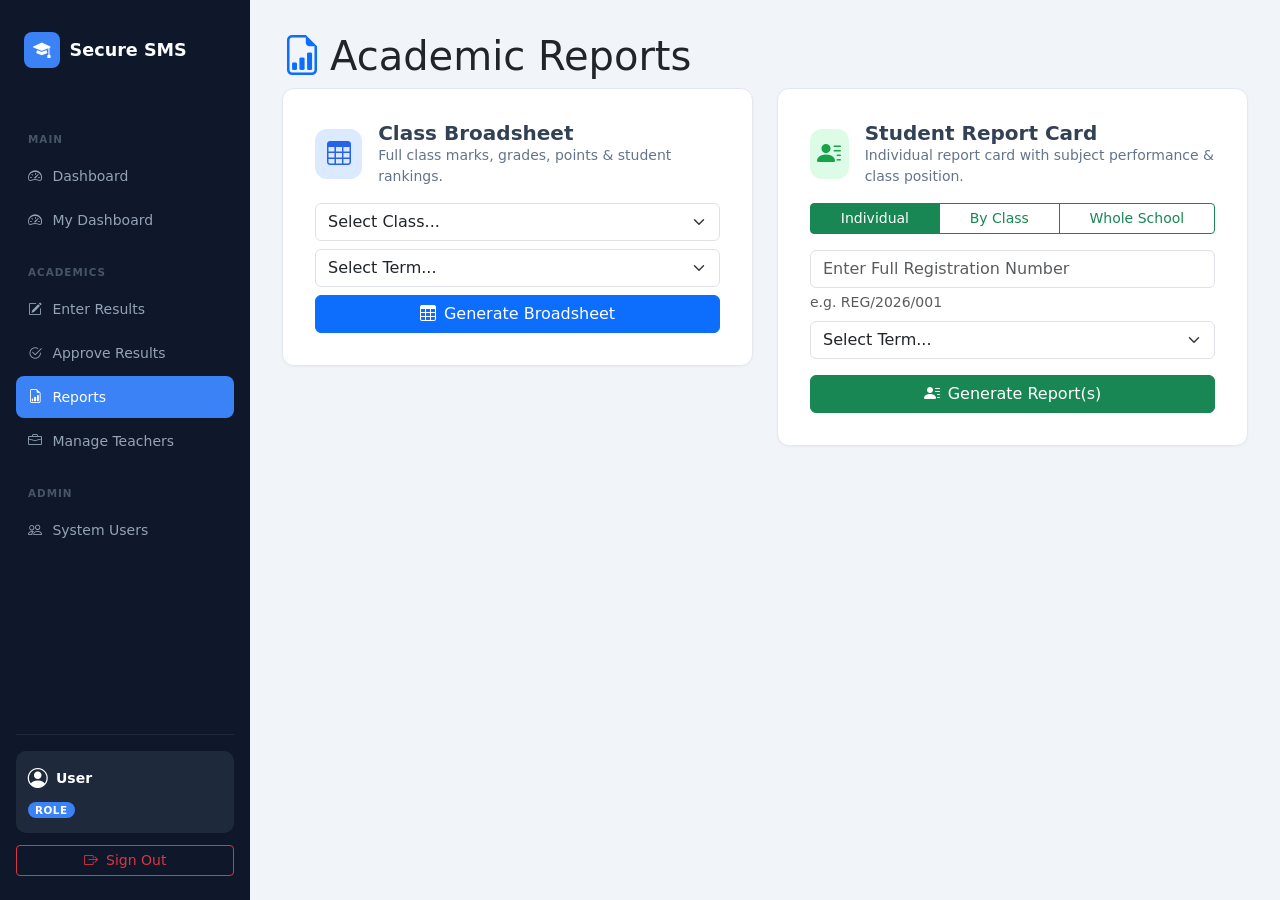
<file: src/main/resources/templates/reports.html>
<!DOCTYPE html>
<html xmlns:th="http://www.thymeleaf.org"
      xmlns:sec="http://www.thymeleaf.org/extras/spring-security">
<head>
    <meta charset="UTF-8">
    <meta name="viewport" content="width=device-width, initial-scale=1.0">
    <title>Secure SMS - Reports</title>
    <link href="https://cdn.jsdelivr.net/npm/bootstrap@5.3.0/dist/css/bootstrap.min.css" rel="stylesheet">
    <link rel="stylesheet" href="https://cdn.jsdelivr.net/npm/bootstrap-icons@1.11.1/font/bootstrap-icons.css">
    <style>
        :root { --sidebar-width:250px; --sidebar-bg:#0f172a; --sidebar-accent:#3b82f6; }
        body { background-color:#f1f5f9; font-family:'Segoe UI',system-ui,sans-serif; }
        .sidebar { width:var(--sidebar-width); min-height:100vh; background:var(--sidebar-bg); position:fixed; top:0; left:0; display:flex; flex-direction:column; padding:1.5rem 1rem; z-index:100; }
        .sidebar-brand { display:flex; align-items:center; gap:0.6rem; color:#fff; font-size:1.1rem; font-weight:700; text-decoration:none; margin-bottom:2rem; padding:0.5rem; }
        .sidebar-brand .brand-icon { background:var(--sidebar-accent); width:36px; height:36px; border-radius:8px; display:flex; align-items:center; justify-content:center; font-size:1.1rem; color:#fff; flex-shrink:0; }
        .nav-section-label { font-size:0.65rem; font-weight:700; letter-spacing:1px; color:#475569; text-transform:uppercase; padding:0.5rem 0.75rem; margin-top:1rem; }
        .sidebar-nav .nav-link { color:#94a3b8; border-radius:8px; padding:0.65rem 0.75rem; margin-bottom:2px; display:flex; align-items:center; gap:0.65rem; font-size:0.875rem; font-weight:500; transition:all 0.15s; }
        .sidebar-nav .nav-link:hover { color:#f1f5f9; background:rgba(255,255,255,0.07); }
        .sidebar-nav .nav-link.active { color:#fff; background:var(--sidebar-accent); }
        .sidebar-footer { margin-top:auto; padding-top:1rem; border-top:1px solid #1e293b; }
        .user-pill { background:#1e293b; border-radius:10px; padding:0.75rem; margin-bottom:0.75rem; }
        .user-pill .role-badge { font-size:0.65rem; font-weight:700; letter-spacing:0.5px; background:var(--sidebar-accent); color:#fff; padding:2px 7px; border-radius:99px; text-transform:uppercase; }
        .main-content { margin-left:var(--sidebar-width); padding:2rem; min-height:100vh; }
        .topbar h1 { font-size:1.5rem; font-weight:700; color:#0f172a; margin-bottom:1.5rem; }
        .report-card { background:#fff; border-radius:12px; border:1px solid #e2e8f0; padding:2rem; box-shadow:0 1px 3px rgba(0,0,0,0.04); }
        .report-card h5 { font-weight:700; color:#334155; margin-bottom:0.5rem; }
        .report-card p { font-size:0.875rem; color:#64748b; }
    </style>
</head>
<body>
<div class="sidebar">
    <a href="/" class="sidebar-brand">
        <div class="brand-icon"><i class="bi bi-mortarboard-fill"></i></div>
        Secure SMS
    </a>
    <nav class="sidebar-nav">
        <div class="nav-section-label">Main</div>
        <a href="/" class="nav-link" sec:authorize="hasAnyRole('DOS','SUPER_DOS','HEADTEACHER')"><i class="bi bi-speedometer2"></i> Dashboard</a>
        <a href="/dashboard/teacher" class="nav-link" sec:authorize="hasRole('TEACHER')"><i class="bi bi-speedometer2"></i> My Dashboard</a>
        <div class="nav-section-label">Academics</div>
        <a href="/results" class="nav-link"><i class="bi bi-pencil-square"></i> Enter Results</a>
        <a href="/results/approve" class="nav-link" sec:authorize="hasAnyRole('DOS','SUPER_DOS','HEADTEACHER')"><i class="bi bi-check2-circle"></i> Approve Results</a>
        <a href="/reports" class="nav-link active"><i class="bi bi-file-earmark-bar-graph"></i> Reports</a>
        <a href="/teachers" class="nav-link" sec:authorize="hasAnyRole('DOS','SUPER_DOS','HEADTEACHER')"><i class="bi bi-briefcase"></i> Manage Teachers</a>
        <div class="nav-section-label" sec:authorize="hasAnyRole('SUPER_DOS','DOS','HEADTEACHER')">Admin</div>
        <a href="/users" class="nav-link" sec:authorize="hasAnyRole('SUPER_DOS','DOS','HEADTEACHER')"><i class="bi bi-people"></i> System Users</a>
    </nav>
    <div class="sidebar-footer">
        <div class="user-pill">
            <div class="d-flex align-items-center gap-2 mb-1">
                <i class="bi bi-person-circle text-white fs-5"></i>
                <span class="text-white fw-semibold small" th:text="${currentUser?.fullName ?: currentUsername}">User</span>
            </div>
            <span class="role-badge" th:text="${currentRole}">ROLE</span>
        </div>
        <form th:action="@{/logout}" method="post">
            <button type="submit" class="btn btn-sm btn-outline-danger w-100">
                <i class="bi bi-box-arrow-right me-1"></i> Sign Out
            </button>
        </form>
    </div>
</div>

<div class="main-content">
    <h1><i class="bi bi-file-earmark-bar-graph me-2 text-primary"></i>Academic Reports</h1>

    <div class="row g-4">
        <!-- Class Broadsheet -->
        <div class="col-md-6">
            <div class="report-card">
                <div class="d-flex align-items-center gap-3 mb-3">
                    <div style="background:#dbeafe;color:#2563eb;width:50px;height:50px;border-radius:12px;display:flex;align-items:center;justify-content:center;font-size:1.5rem;">
                        <i class="bi bi-table"></i>
                    </div>
                    <div>
                        <h5 class="mb-0">Class Broadsheet</h5>
                        <p class="mb-0">Full class marks, grades, points &amp; student rankings.</p>
                    </div>
                </div>
                <form method="GET" action="/reports/broadsheet" class="row g-2">
                    <div class="col-12">
                        <select name="classId" class="form-select" required>
                            <option value="" disabled selected>Select Class...</option>
                            <option th:each="cl : ${classLevels}" th:value="${cl.id}" th:text="${cl.name}">S1</option>
                        </select>
                    </div>
                    <div class="col-12">
                        <select name="termId" class="form-select" required>
                            <option value="" disabled selected>Select Term...</option>
                            <option th:each="t : ${terms}"
                                    th:value="${t.id}"
                                    th:text="${t.name + ' - ' + t.academicYear.name}"
                                    th:selected="${t.id == activeTerm?.id}">Term</option>
                        </select>
                    </div>
                    <div class="col-12">
                        <button type="submit" class="btn btn-primary w-100">
                            <i class="bi bi-table me-2"></i>Generate Broadsheet
                        </button>
                    </div>
                </form>
            </div>
        </div>

        <!-- Student Report Card -->
        <div class="col-md-6">
            <div class="report-card">
                <div class="d-flex align-items-center gap-3 mb-3">
                    <div style="background:#dcfce7;color:#16a34a;width:50px;height:50px;border-radius:12px;display:flex;align-items:center;justify-content:center;font-size:1.5rem;">
                        <i class="bi bi-person-lines-fill"></i>
                    </div>
                    <div>
                        <h5 class="mb-0">Student Report Card</h5>
                        <p class="mb-0">Individual report card with subject performance &amp; class position.</p>
                    </div>
                </div>
                <form method="GET" action="/reports/student" class="row g-2">
                    <div class="col-12 mb-2">
                        <div class="btn-group w-100" role="group" aria-label="Report Scope">
                            <input type="radio" class="btn-check" name="scope" id="scopeIndividual" value="INDIVIDUAL" checked onchange="toggleScope()">
                            <label class="btn btn-outline-success btn-sm" for="scopeIndividual">Individual</label>

                            <input type="radio" class="btn-check" name="scope" id="scopeClass" value="CLASS" onchange="toggleScope()">
                            <label class="btn btn-outline-success btn-sm" for="scopeClass">By Class</label>

                            <input type="radio" class="btn-check" name="scope" id="scopeSchool" value="SCHOOL" onchange="toggleScope()">
                            <label class="btn btn-outline-success btn-sm" for="scopeSchool">Whole School</label>
                        </div>
                    </div>

                    <div class="col-12" id="divRegNumber">
                        <input type="text" id="registrationNumber" name="registrationNumber" class="form-control" placeholder="Enter Full Registration Number" required>
                        <div class="form-text text-muted small">e.g. REG/2026/001</div>
                    </div>

                    <div class="col-12 d-none" id="divClassId">
                        <select id="classId" name="classId" class="form-select">
                            <option value="" disabled selected>Select Class...</option>
                            <option th:each="cl : ${classLevels}" th:value="${cl.id}" th:text="${cl.name}">S1</option>
                        </select>
                    </div>

                    <div class="col-12">
                        <select name="termId" class="form-select" required>
                            <option value="" disabled selected>Select Term...</option>
                            <option th:each="t : ${terms}"
                                    th:value="${t.id}"
                                    th:text="${t.name + ' - ' + t.academicYear.name}"
                                    th:selected="${t.id == activeTerm?.id}">Term</option>
                        </select>
                    </div>
                    <div class="col-12 mt-3">
                        <button type="submit" class="btn btn-success w-100">
                            <i class="bi bi-person-lines-fill me-2"></i>Generate Report(s)
                        </button>
                    </div>
                </form>
            </div>
        </div>
    </div>
</div>
<script src="https://cdn.jsdelivr.net/npm/bootstrap@5.3.0/dist/js/bootstrap.bundle.min.js"></script>
<script>
    function toggleScope() {
        const scope = document.querySelector('input[name="scope"]:checked').value;
        const divReg = document.getElementById('divRegNumber');
        const inputReg = document.getElementById('registrationNumber');
        const divClass = document.getElementById('divClassId');
        const inputClass = document.getElementById('classId');

        if (scope === 'INDIVIDUAL') {
            divReg.classList.remove('d-none');
            inputReg.required = true;
            divClass.classList.add('d-none');
            inputClass.required = false;
        } else if (scope === 'CLASS') {
            divReg.classList.add('d-none');
            inputReg.required = false;
            divClass.classList.remove('d-none');
            inputClass.required = true;
        } else {
            // SCHOOL
            divReg.classList.add('d-none');
            inputReg.required = false;
            divClass.classList.add('d-none');
            inputClass.required = false;
        }
    }
</script>
</body>
</html>
</file>
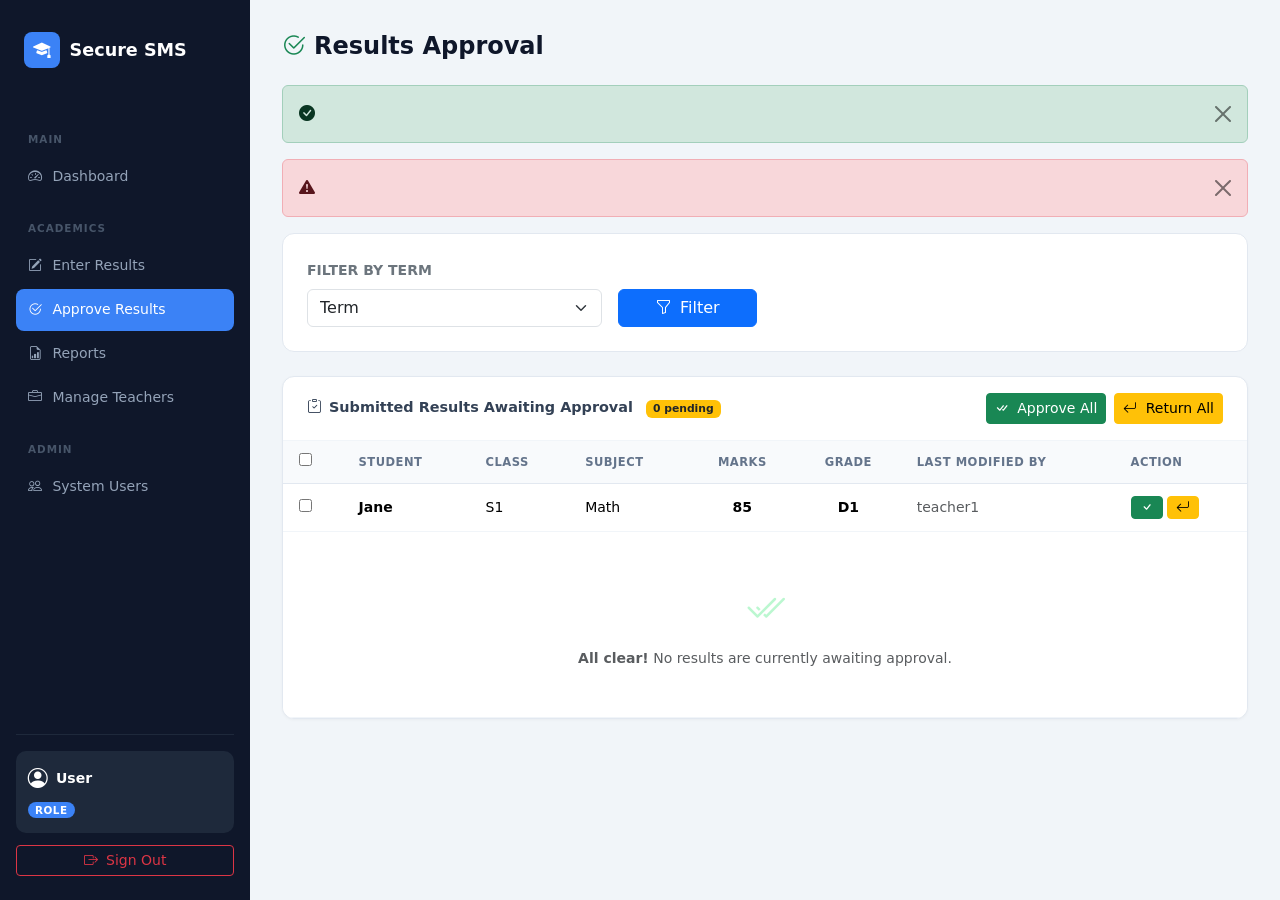
<file: src/main/resources/templates/results-approve.html>
﻿<!DOCTYPE html>
<html xmlns:th="http://www.thymeleaf.org"
      xmlns:sec="http://www.thymeleaf.org/extras/spring-security">
<head>
    <meta charset="UTF-8">
    <meta name="viewport" content="width=device-width, initial-scale=1.0">
    <title>Secure SMS â€“ Approve Results</title>
    <link href="https://cdn.jsdelivr.net/npm/bootstrap@5.3.0/dist/css/bootstrap.min.css" rel="stylesheet">
    <link rel="stylesheet" href="https://cdn.jsdelivr.net/npm/bootstrap-icons@1.11.1/font/bootstrap-icons.css">
    <style>
        :root { --sidebar-width:250px; --sidebar-bg:#0f172a; --sidebar-accent:#3b82f6; }
        body { background-color:#f1f5f9; font-family:'Segoe UI',system-ui,sans-serif; }
        .sidebar { width:var(--sidebar-width); min-height:100vh; background:var(--sidebar-bg); position:fixed; top:0; left:0; display:flex; flex-direction:column; padding:1.5rem 1rem; z-index:100; }
        .sidebar-brand { display:flex; align-items:center; gap:0.6rem; color:#fff; font-size:1.1rem; font-weight:700; text-decoration:none; margin-bottom:2rem; padding:0.5rem; }
        .sidebar-brand .brand-icon { background:var(--sidebar-accent); width:36px; height:36px; border-radius:8px; display:flex; align-items:center; justify-content:center; font-size:1.1rem; color:#fff; flex-shrink:0; }
        .nav-section-label { font-size:0.65rem; font-weight:700; letter-spacing:1px; color:#475569; text-transform:uppercase; padding:0.5rem 0.75rem; margin-top:1rem; }
        .sidebar-nav .nav-link { color:#94a3b8; border-radius:8px; padding:0.65rem 0.75rem; margin-bottom:2px; display:flex; align-items:center; gap:0.65rem; font-size:0.875rem; font-weight:500; transition:all 0.15s; }
        .sidebar-nav .nav-link:hover { color:#f1f5f9; background:rgba(255,255,255,0.07); }
        .sidebar-nav .nav-link.active { color:#fff; background:var(--sidebar-accent); }
        .sidebar-footer { margin-top:auto; padding-top:1rem; border-top:1px solid #1e293b; }
        .user-pill { background:#1e293b; border-radius:10px; padding:0.75rem; margin-bottom:0.75rem; }
        .user-pill .role-badge { font-size:0.65rem; font-weight:700; letter-spacing:0.5px; background:var(--sidebar-accent); color:#fff; padding:2px 7px; border-radius:99px; text-transform:uppercase; }
        .main-content { margin-left:var(--sidebar-width); padding:2rem; min-height:100vh; }
        .topbar { display:flex; justify-content:space-between; align-items:center; margin-bottom:1.5rem; }
        .topbar h1 { font-size:1.5rem; font-weight:700; color:#0f172a; margin:0; }
        .data-card { background:#fff; border-radius:12px; border:1px solid #e2e8f0; overflow:hidden; box-shadow:0 1px 3px rgba(0,0,0,0.04); }
        .data-card-header { padding:1rem 1.5rem; border-bottom:1px solid #f1f5f9; display:flex; align-items:center; justify-content:space-between; }
        .data-card-header h5 { margin:0; font-size:0.9rem; font-weight:700; color:#334155; }
        .table { margin:0; }
        .table thead th { background:#f8fafc; font-size:0.72rem; font-weight:700; text-transform:uppercase; letter-spacing:0.5px; color:#64748b; border-bottom:1px solid #e2e8f0; padding:0.75rem 1rem; }
        .table tbody td { padding:0.75rem 1rem; vertical-align:middle; border-color:#f1f5f9; font-size:0.875rem; }
        .grade-cell { font-weight:700; }
        .grade-D1,.grade-D2 { color:#15803d; }
        .grade-C3,.grade-C4,.grade-C5,.grade-C6 { color:#2563eb; }
        .grade-P7,.grade-P8 { color:#b45309; }
        .grade-F9 { color:#dc2626; }
    </style>
</head>
<body>
<div class="sidebar">
    <a href="/" class="sidebar-brand">
        <div class="brand-icon"><i class="bi bi-mortarboard-fill"></i></div>
        Secure SMS
    </a>
    <nav class="sidebar-nav">
        <div class="nav-section-label">Main</div>
        <a href="/" class="nav-link"><i class="bi bi-speedometer2"></i> Dashboard</a>
        <div class="nav-section-label">Academics</div>
        <a href="/results" class="nav-link"><i class="bi bi-pencil-square"></i> Enter Results</a>
        <a href="/results/approve" class="nav-link active"><i class="bi bi-check2-circle"></i> Approve Results</a>
        <a href="/reports" class="nav-link"><i class="bi bi-file-earmark-bar-graph"></i> Reports</a>
        <a href="/teachers" class="nav-link"><i class="bi bi-briefcase"></i> Manage Teachers</a>
        <div class="nav-section-label">Admin</div>
        <a href="/users" class="nav-link"><i class="bi bi-people"></i> System Users</a>
    </nav>
    <div class="sidebar-footer">
        <div class="user-pill">
            <div class="d-flex align-items-center gap-2 mb-1">
                <i class="bi bi-person-circle text-white fs-5"></i>
                <span class="text-white fw-semibold small" th:text="${currentUser?.fullName ?: currentUsername}">User</span>
            </div>
            <span class="role-badge" th:text="${currentRole}">ROLE</span>
        </div>
        <form th:action="@{/logout}" method="post">
            <button type="submit" class="btn btn-sm btn-outline-danger w-100">
                <i class="bi bi-box-arrow-right me-1"></i> Sign Out
            </button>
        </form>
    </div>
</div>

<div class="main-content">
    <div class="topbar">
        <h1><i class="bi bi-check2-circle me-2 text-success"></i>Results Approval</h1>
    </div>

    <div class="alert alert-success alert-dismissible fade show" th:if="${successMessage}" role="alert">
        <i class="bi bi-check-circle-fill me-2"></i><span th:text="${successMessage}"></span>
        <button type="button" class="btn-close" data-bs-dismiss="alert"></button>
    </div>
    <div class="alert alert-danger alert-dismissible fade show" th:if="${errorMessage}" role="alert">
        <i class="bi bi-exclamation-triangle-fill me-2"></i><span th:text="${errorMessage}"></span>
        <button type="button" class="btn-close" data-bs-dismiss="alert"></button>
    </div>

    <!-- Term Filter -->
    <div style="background:#fff;border-radius:12px;border:1px solid #e2e8f0;padding:1.5rem;margin-bottom:1.5rem;">
        <form method="GET" action="/results/approve" class="row g-3 align-items-end">
            <div class="col-md-4">
                <label class="form-label fw-semibold small text-secondary text-uppercase">Filter by Term</label>
                <select name="termId" class="form-select">
                    <option th:each="t : ${terms}" th:value="${t.id}"
                            th:text="${t.name + ' â€” ' + t.academicYear.name}"
                            th:selected="${t.id == selectedTermId}">Term</option>
                </select>
            </div>
            <div class="col-md-2">
                <button type="submit" class="btn btn-primary w-100">
                    <i class="bi bi-funnel me-1"></i> Filter
                </button>
            </div>
        </form>
    </div>

    <!-- Submitted Results Table -->
    <div class="data-card">
        <div class="data-card-header">
            <h5><i class="bi bi-clipboard-check me-2"></i>Submitted Results Awaiting Approval
                <span class="badge bg-warning text-dark ms-2"
                      th:text="${submittedResults?.size() ?: 0} + ' pending'">0 pending</span>
            </h5>
            <div class="d-flex gap-2" th:if="${submittedResults != null and !submittedResults.isEmpty()}">
                <!-- Approve All -->
                <form th:action="@{/results/approve}" method="POST">
                    <input type="hidden" name="termId" th:value="${selectedTermId}">
                    <th:block th:each="r : ${submittedResults}">
                        <input type="hidden" name="resultIds" th:value="${r.id}">
                    </th:block>
                    <button type="submit" class="btn btn-success btn-sm">
                        <i class="bi bi-check-all me-1"></i> Approve All
                    </button>
                </form>
                <!-- Return All -->
                <form th:action="@{/results/return}" method="POST">
                    <input type="hidden" name="termId" th:value="${selectedTermId}">
                    <th:block th:each="r : ${submittedResults}">
                        <input type="hidden" name="resultIds" th:value="${r.id}">
                    </th:block>
                    <button type="submit" class="btn btn-warning btn-sm">
                        <i class="bi bi-arrow-return-left me-1"></i> Return All
                    </button>
                </form>
            </div>
        </div>
        <div class="table-responsive">
            <table class="table table-hover">
                <thead>
                    <tr>
                        <th><input type="checkbox" id="selectAll" onclick="toggleAll(this)"></th>
                        <th>Student</th>
                        <th>Class</th>
                        <th>Subject</th>
                        <th class="text-center">Marks</th>
                        <th class="text-center">Grade</th>
                        <th>Last Modified By</th>
                        <th>Action</th>
                    </tr>
                </thead>
                <tbody>
                    <tr th:each="result : ${submittedResults}">
                        <td><input type="checkbox" class="result-check" th:value="${result.id}"></td>
                        <td>
                            <div class="fw-semibold" th:text="${result.student.fullName}">Jane</div>
                            <div class="text-muted small" th:text="${result.student.registrationNumber}"></div>
                        </td>
                        <td th:text="${result.classLevel?.name}">S1</td>
                        <td th:text="${result.subject?.name}">Math</td>
                        <td class="text-center fw-bold" th:text="${result.marks}">85</td>
                        <td class="text-center">
                            <span class="grade-cell" th:classappend="'grade-' + ${result.grade}" th:text="${result.grade}">D1</span>
                        </td>
                        <td class="text-muted small" th:text="${result.lastModifiedBy}">teacher1</td>
                        <td>
                            <div class="d-flex gap-1">
                                <form th:action="@{/results/approve}" method="POST" class="d-inline">
                                    <input type="hidden" name="termId" th:value="${selectedTermId}">
                                    <input type="hidden" name="resultIds" th:value="${result.id}">
                                    <button type="submit" class="btn btn-success btn-sm py-0 px-2">
                                        <i class="bi bi-check"></i>
                                    </button>
                                </form>
                                <form th:action="@{/results/return}" method="POST" class="d-inline">
                                    <input type="hidden" name="termId" th:value="${selectedTermId}">
                                    <input type="hidden" name="resultIds" th:value="${result.id}">
                                    <button type="submit" class="btn btn-warning btn-sm py-0 px-2">
                                        <i class="bi bi-arrow-return-left"></i>
                                    </button>
                                </form>
                            </div>
                        </td>
                    </tr>
                    <tr th:if="${submittedResults == null or submittedResults.isEmpty()}">
                        <td colspan="8" class="text-center text-muted py-5">
                            <i class="bi bi-check2-all fs-1 d-block mb-2" style="color:#bbf7d0;"></i>
                            <strong>All clear!</strong> No results are currently awaiting approval.
                        </td>
                    </tr>
                </tbody>
            </table>
        </div>
    </div>
</div>

<script src="https://cdn.jsdelivr.net/npm/bootstrap@5.3.0/dist/js/bootstrap.bundle.min.js"></script>
<script>
function toggleAll(source) {
    document.querySelectorAll('.result-check').forEach(cb => cb.checked = source.checked);
}
</script>
</body>
</html>
</file>
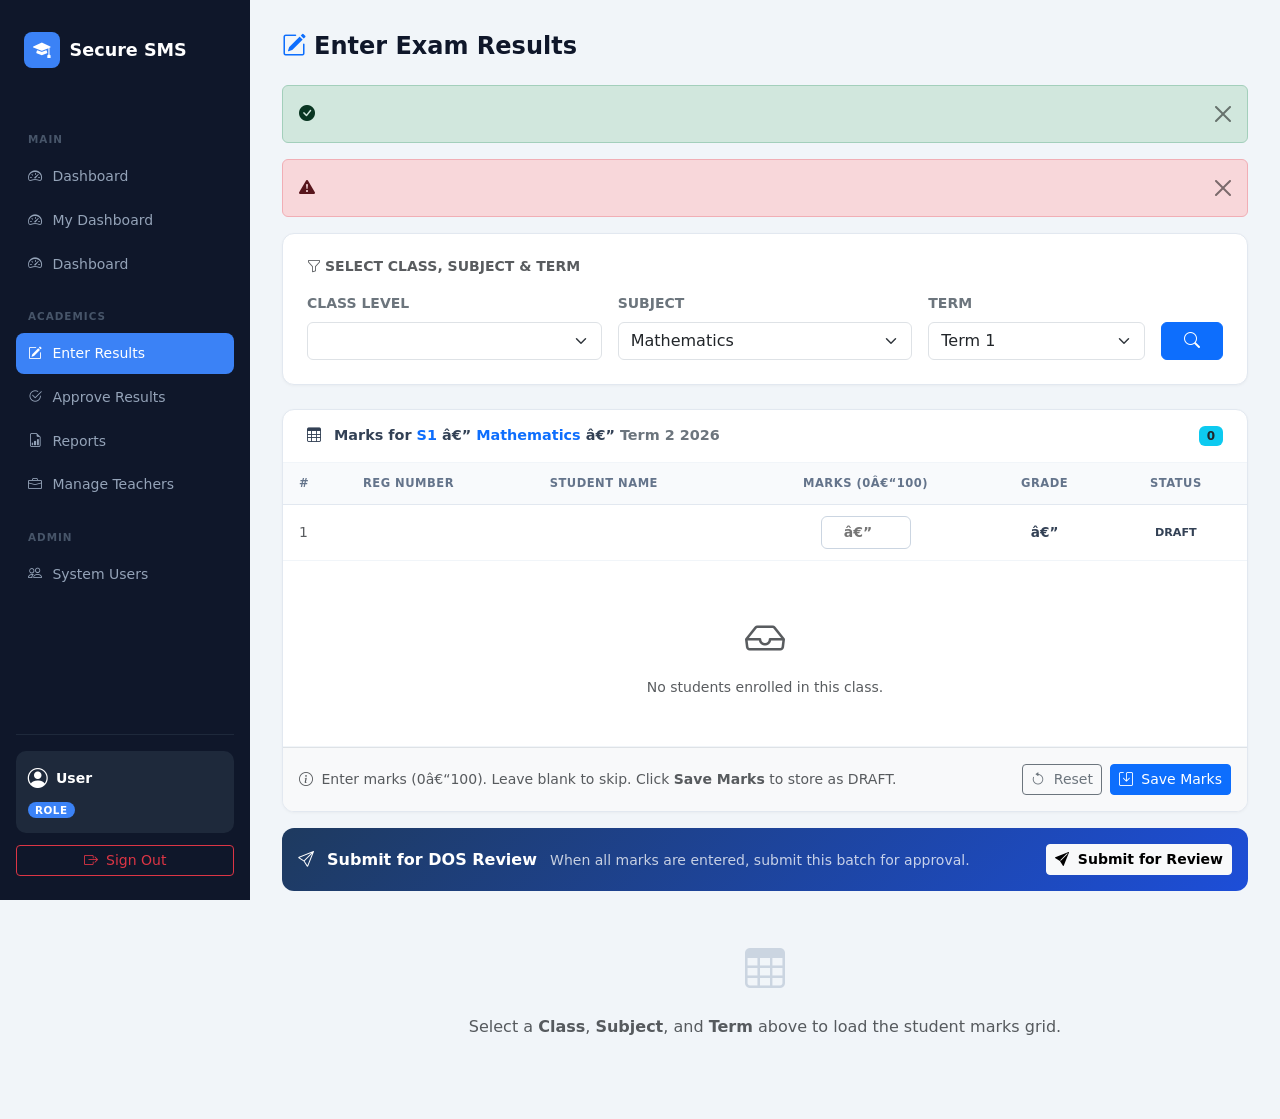
<file: src/main/resources/templates/results.html>
<!DOCTYPE html>
<html xmlns:th="http://www.thymeleaf.org"
      xmlns:sec="http://www.thymeleaf.org/extras/spring-security">
<head>
    <meta charset="UTF-8">
    <meta name="viewport" content="width=device-width, initial-scale=1.0">
    <title>Secure SMS â€“ Enter Results</title>
    <link href="https://cdn.jsdelivr.net/npm/bootstrap@5.3.0/dist/css/bootstrap.min.css" rel="stylesheet">
    <link rel="stylesheet" href="https://cdn.jsdelivr.net/npm/bootstrap-icons@1.11.1/font/bootstrap-icons.css">
    <style>
        :root { --sidebar-width:250px; --sidebar-bg:#0f172a; --sidebar-accent:#3b82f6; }
        body { background-color:#f1f5f9; font-family:'Segoe UI',system-ui,sans-serif; }
        .sidebar { width:var(--sidebar-width); min-height:100vh; background:var(--sidebar-bg); position:fixed; top:0; left:0; display:flex; flex-direction:column; padding:1.5rem 1rem; z-index:100; }
        .sidebar-brand { display:flex; align-items:center; gap:0.6rem; color:#fff; font-size:1.1rem; font-weight:700; text-decoration:none; margin-bottom:2rem; padding:0.5rem; }
        .sidebar-brand .brand-icon { background:var(--sidebar-accent); width:36px; height:36px; border-radius:8px; display:flex; align-items:center; justify-content:center; font-size:1.1rem; color:#fff; flex-shrink:0; }
        .nav-section-label { font-size:0.65rem; font-weight:700; letter-spacing:1px; color:#475569; text-transform:uppercase; padding:0.5rem 0.75rem; margin-top:1rem; }
        .sidebar-nav .nav-link { color:#94a3b8; border-radius:8px; padding:0.65rem 0.75rem; margin-bottom:2px; display:flex; align-items:center; gap:0.65rem; font-size:0.875rem; font-weight:500; transition:all 0.15s; }
        .sidebar-nav .nav-link:hover { color:#f1f5f9; background:rgba(255,255,255,0.07); }
        .sidebar-nav .nav-link.active { color:#fff; background:var(--sidebar-accent); }
        .sidebar-footer { margin-top:auto; padding-top:1rem; border-top:1px solid #1e293b; }
        .user-pill { background:#1e293b; border-radius:10px; padding:0.75rem; margin-bottom:0.75rem; }
        .user-pill .role-badge { font-size:0.65rem; font-weight:700; letter-spacing:0.5px; background:var(--sidebar-accent); color:#fff; padding:2px 7px; border-radius:99px; text-transform:uppercase; }
        .main-content { margin-left:var(--sidebar-width); padding:2rem; min-height:100vh; }
        .topbar { display:flex; justify-content:space-between; align-items:center; margin-bottom:1.5rem; }
        .topbar h1 { font-size:1.5rem; font-weight:700; color:#0f172a; margin:0; }
        .filter-card { background:#fff; border-radius:12px; border:1px solid #e2e8f0; padding:1.5rem; margin-bottom:1.5rem; box-shadow:0 1px 3px rgba(0,0,0,0.04); }
        .data-card { background:#fff; border-radius:12px; border:1px solid #e2e8f0; overflow:hidden; box-shadow:0 1px 3px rgba(0,0,0,0.04); }
        .data-card-header { padding:1rem 1.5rem; border-bottom:1px solid #f1f5f9; display:flex; align-items:center; justify-content:space-between; }
        .data-card-header h5 { margin:0; font-size:0.9rem; font-weight:700; color:#334155; }
        .table { margin:0; }
        .table thead th { background:#f8fafc; font-size:0.72rem; font-weight:700; text-transform:uppercase; letter-spacing:0.5px; color:#64748b; border-bottom:1px solid #e2e8f0; padding:0.75rem 1rem; }
        .table tbody td { padding:0.7rem 1rem; vertical-align:middle; border-color:#f1f5f9; font-size:0.875rem; color:#334155; }
        .marks-input { width:90px; text-align:center; border-radius:6px; border:1px solid #cbd5e1; padding:0.3rem 0.5rem; font-size:0.875rem; font-weight:600; }
        .marks-input:focus { outline:none; border-color:var(--sidebar-accent); box-shadow:0 0 0 3px rgba(59,130,246,0.15); }
        .status-pill { display:inline-block; padding:2px 10px; border-radius:99px; font-size:0.7rem; font-weight:700; text-transform:uppercase; }
        .status-DRAFT     { background:#f1f5f9; color:#475569; }
        .status-SUBMITTED { background:#dbeafe; color:#1d4ed8; }
        .status-APPROVED  { background:#dcfce7; color:#15803d; }
        .status-RETURNED  { background:#fef3c7; color:#b45309; }
        .status-LOCKED    { background:#e9d5ff; color:#7c3aed; }
        .grade-cell { font-weight:700; font-size:0.85rem; }
        .grade-D1,.grade-D2 { color:#15803d; }
        .grade-C3,.grade-C4,.grade-C5,.grade-C6 { color:#2563eb; }
        .grade-P7,.grade-P8 { color:#b45309; }
        .grade-F9 { color:#dc2626; }
    </style>
</head>
<body>

<!-- â•â•â• SIDEBAR â•â•â•â•â•â•â•â•â•â•â•â•â•â•â•â•â•â•â•â•â•â•â•â•â•â•â•â•â•â•â•â•â•â•â•â•â•â•â•â•â•â•â•â•â•â•â•â•â•â•â•â•â•â•â•â•â•â•â• -->
<div class="sidebar">
    <a href="/" class="sidebar-brand">
        <div class="brand-icon"><i class="bi bi-mortarboard-fill"></i></div>
        Secure SMS
    </a>
    <nav class="sidebar-nav">
        <div class="nav-section-label">Main</div>
        <a href="/" class="nav-link" sec:authorize="hasAnyRole('DOS','SUPER_DOS','HEADTEACHER')"><i class="bi bi-speedometer2"></i> Dashboard</a>
        <a href="/dashboard/teacher" class="nav-link" sec:authorize="hasRole('TEACHER')"><i class="bi bi-speedometer2"></i> My Dashboard</a>
        <a href="/dashboard/secretary" class="nav-link" sec:authorize="hasRole('SECRETARY')"><i class="bi bi-speedometer2"></i> Dashboard</a>

        <div class="nav-section-label">Academics</div>
        <a href="/results" class="nav-link active"><i class="bi bi-pencil-square"></i> Enter Results</a>
        <a href="/results/approve" class="nav-link" sec:authorize="hasAnyRole('DOS','SUPER_DOS','HEADTEACHER')">
            <i class="bi bi-check2-circle"></i> Approve Results
        </a>
        <a href="/reports" class="nav-link"><i class="bi bi-file-earmark-bar-graph"></i> Reports</a>
        <a href="/teachers" class="nav-link" sec:authorize="hasAnyRole('DOS','SUPER_DOS','HEADTEACHER')"><i class="bi bi-briefcase"></i> Manage Teachers</a>

        <div class="nav-section-label" sec:authorize="hasAnyRole('SUPER_DOS','DOS','HEADTEACHER')">Admin</div>
        <a href="/users" class="nav-link" sec:authorize="hasAnyRole('SUPER_DOS','DOS','HEADTEACHER')"><i class="bi bi-people"></i> System Users</a>
    </nav>
    <div class="sidebar-footer">
        <div class="user-pill">
            <div class="d-flex align-items-center gap-2 mb-1">
                <i class="bi bi-person-circle text-white fs-5"></i>
                <span class="text-white fw-semibold small" th:text="${currentUser?.fullName ?: currentUsername}">User</span>
            </div>
            <span class="role-badge" th:text="${currentRole}">ROLE</span>
        </div>
        <form th:action="@{/logout}" method="post">
            <button type="submit" class="btn btn-sm btn-outline-danger w-100">
                <i class="bi bi-box-arrow-right me-1"></i> Sign Out
            </button>
        </form>
    </div>
</div>

<!-- â•â•â• MAIN CONTENT â•â•â•â•â•â•â•â•â•â•â•â•â•â•â•â•â•â•â•â•â•â•â•â•â•â•â•â•â•â•â•â•â•â•â•â•â•â•â•â•â•â•â•â•â•â•â•â•â•â•â•â•â•â• -->
<div class="main-content">
    <div class="topbar">
        <h1><i class="bi bi-pencil-square me-2 text-primary"></i>Enter Exam Results</h1>
    </div>

    <!-- Alerts -->
    <div class="alert alert-success alert-dismissible fade show" th:if="${successMessage}" role="alert">
        <i class="bi bi-check-circle-fill me-2"></i><span th:text="${successMessage}"></span>
        <button type="button" class="btn-close" data-bs-dismiss="alert"></button>
    </div>
    <div class="alert alert-danger alert-dismissible fade show" th:if="${errorMessage}" role="alert">
        <i class="bi bi-exclamation-triangle-fill me-2"></i><span th:text="${errorMessage}"></span>
        <button type="button" class="btn-close" data-bs-dismiss="alert"></button>
    </div>

    <!-- â”€â”€â”€ FILTER PANEL â”€â”€â”€â”€â”€â”€â”€â”€â”€â”€â”€â”€â”€â”€â”€â”€â”€â”€â”€â”€â”€â”€â”€â”€â”€â”€â”€â”€â”€â”€â”€â”€â”€â”€â”€â”€â”€â”€â”€â”€â”€â”€â”€â”€â”€â”€â”€â”€â”€â”€â”€ -->
    <div class="filter-card">
        <h6 class="text-muted fw-bold text-uppercase small mb-3"><i class="bi bi-funnel me-1"></i>Select Class, Subject &amp; Term</h6>
        <form method="GET" action="/results" class="row g-3 align-items-end">
            <div class="col-md-4">
                <label class="form-label fw-semibold small text-secondary text-uppercase">Class Level</label>
                <select name="classId" class="form-select" required>
                    <option value="" disabled th:selected="${selectedClassId == null}">Select Classâ€¦</option>
                    <option th:each="cl : ${classLevels}"
                            th:value="${cl.id}"
                            th:text="${cl.name}"
                            th:selected="${cl.id == selectedClassId}"></option>
                </select>
            </div>
            <div class="col-md-4">
                <label class="form-label fw-semibold small text-secondary text-uppercase">Subject</label>
                <select name="subjectId" class="form-select" required>
                    <option value="" disabled th:selected="${selectedSubjectId == null}">Select Subjectâ€¦</option>
                    <option th:each="sub : ${subjects}"
                            th:value="${sub.id}"
                            th:text="${sub.name}"
                            th:selected="${sub.id == selectedSubjectId}">Mathematics</option>
                </select>
            </div>
            <div class="col-md-3">
                <label class="form-label fw-semibold small text-secondary text-uppercase">Term</label>
                <select name="termId" class="form-select" required>
                    <option value="" disabled th:selected="${selectedTermId == null}">Select Termâ€¦</option>
                    <option th:each="t : ${terms}"
                            th:value="${t.id}"
                            th:text="${t.name + ' â€” ' + t.academicYear.name}"
                            th:selected="${t.id == selectedTermId}">Term 1</option>
                </select>
            </div>
            <div class="col-md-1">
                <button type="submit" class="btn btn-primary w-100">
                    <i class="bi bi-search"></i>
                </button>
            </div>
        </form>
    </div>

    <!-- â”€â”€â”€ MARKS ENTRY GRID â”€â”€â”€â”€â”€â”€â”€â”€â”€â”€â”€â”€â”€â”€â”€â”€â”€â”€â”€â”€â”€â”€â”€â”€â”€â”€â”€â”€â”€â”€â”€â”€â”€â”€â”€â”€â”€â”€â”€â”€â”€â”€â”€â”€â”€â”€â”€ -->
    <div th:if="${markBatch != null}">
        <div class="data-card">
            <div class="data-card-header">
                <div>
                    <h5>
                        <i class="bi bi-table me-2"></i>
                        Marks for
                        <span class="text-primary fw-bold" th:text="${selectedClass?.name}">S1</span>
                        â€” <span class="text-primary fw-bold" th:text="${selectedSubject?.name}">Mathematics</span>
                        â€” <span class="text-secondary" th:text="${selectedTerm?.name + ' ' + selectedTerm?.academicYear?.name}">Term 2 2026</span>
                    </h5>
                </div>
                <div class="d-flex gap-2">
                    <span class="badge bg-info text-dark" th:text="${markBatch.entries.size() + ' student(s)'}">0</span>
                </div>
            </div>

            <form th:action="@{/results/save}" method="POST" th:object="${markBatch}" id="marksForm">
                <input type="hidden" th:field="*{classLevelId}">
                <input type="hidden" th:field="*{subjectId}">
                <input type="hidden" th:field="*{termId}">

                <div class="table-responsive">
                    <table class="table table-hover">
                        <thead>
                            <tr>
                                <th>#</th>
                                <th>Reg Number</th>
                                <th>Student Name</th>
                                <th class="text-center">Marks (0â€“100)</th>
                                <th class="text-center">Grade</th>
                                <th class="text-center">Status</th>
                            </tr>
                        </thead>
                        <tbody>
                            <tr th:each="entry, iStat : *{entries}">
                                <td class="text-muted" th:text="${iStat.count}">1</td>
                                <td class="fw-bold text-primary" th:text="${entry.registrationNumber}"></td>
                                <td th:text="${entry.studentName}"></td>
                                <td class="text-center">
                                    <input type="hidden" th:field="*{entries[__${iStat.index}__].studentId}">
                                    <input type="hidden" th:field="*{entries[__${iStat.index}__].studentName}">
                                    <input type="hidden" th:field="*{entries[__${iStat.index}__].registrationNumber}">
                                    <input type="number"
                                           th:field="*{entries[__${iStat.index}__].marks}"
                                           class="marks-input"
                                           min="0" max="100" step="0.5"
                                           placeholder="â€”">
                                </td>
                                <!-- Grade & status from existing results -->
                                <td class="text-center" th:each="r : ${existingResults}"
                                    th:if="${r.student.id == entry.studentId}">
                                    <span class="grade-cell" th:classappend="'grade-' + ${r.grade}" th:text="${r.grade ?: 'â€”'}">â€”</span>
                                </td>
                                <td class="text-center" th:each="r : ${existingResults}"
                                    th:if="${r.student.id == entry.studentId}">
                                    <span class="status-pill" th:classappend="'status-' + ${r.status}" th:text="${r.status}">DRAFT</span>
                                </td>
                            </tr>
                            <tr th:if="${markBatch.entries.isEmpty()}">
                                <td colspan="6" class="text-center text-muted py-5">
                                    <i class="bi bi-inbox fs-1 d-block mb-2"></i>
                                    No students enrolled in this class.
                                </td>
                            </tr>
                        </tbody>
                    </table>
                </div>

                <div class="p-3 border-top bg-light d-flex justify-content-between align-items-center">
                    <div class="text-muted small">
                        <i class="bi bi-info-circle me-1"></i>
                        Enter marks (0â€“100). Leave blank to skip. Click <strong>Save Marks</strong> to store as DRAFT.
                    </div>
                    <div class="d-flex gap-2">
                        <button type="button" class="btn btn-outline-secondary btn-sm" onclick="window.location.reload()">
                            <i class="bi bi-arrow-counterclockwise me-1"></i> Reset
                        </button>
                        <button type="submit" class="btn btn-primary btn-sm" form="marksForm">
                            <i class="bi bi-save me-1"></i> Save Marks
                        </button>
                    </div>
                </div>
            </form>
        </div>

        <!-- Submit for Review (only for DRAFT/RETURNED results) -->
        <div class="mt-3" th:if="${existingResults != null and !existingResults.isEmpty()}">
            <div class="card border-0" style="background:linear-gradient(135deg,#1e3a5f,#1d4ed8);border-radius:12px;">
                <div class="card-body p-3 d-flex align-items-center justify-content-between">
                    <div class="text-white">
                        <i class="bi bi-send me-2"></i>
                        <strong>Submit for DOS Review</strong>
                        <span class="ms-2 opacity-75 small">When all marks are entered, submit this batch for approval.</span>
                    </div>
                    <form th:action="@{/results/submit}" method="POST" class="d-flex gap-2 align-items-center">
                        <input type="hidden" name="classId" th:value="${selectedClassId}">
                        <input type="hidden" name="subjectId" th:value="${selectedSubjectId}">
                        <input type="hidden" name="termId" th:value="${selectedTermId}">
                        <th:block th:each="r : ${existingResults}">
                            <input type="hidden" name="resultIds" th:value="${r.id}"
                                   th:if="${r.status.name() == 'DRAFT' or r.status.name() == 'RETURNED'}">
                        </th:block>
                        <button type="submit" class="btn btn-light btn-sm fw-bold">
                            <i class="bi bi-send-fill me-1"></i> Submit for Review
                        </button>
                    </form>
                </div>
            </div>
        </div>
    </div>

    <!-- Placeholder when no filter selected -->
    <div th:if="${markBatch == null}" class="text-center py-5 text-muted">
        <i class="bi bi-table fs-1 d-block mb-3" style="color:#cbd5e1;"></i>
        <p class="mb-0">Select a <strong>Class</strong>, <strong>Subject</strong>, and <strong>Term</strong> above to load the student marks grid.</p>
    </div>
</div>

<script src="https://cdn.jsdelivr.net/npm/bootstrap@5.3.0/dist/js/bootstrap.bundle.min.js"></script>
<script>
    // Auto-highlight out-of-range inputs
    document.querySelectorAll('.marks-input').forEach(input => {
        input.addEventListener('input', function() {
            const val = parseFloat(this.value);
            if (this.value !== '' && (val < 0 || val > 100)) {
                this.style.borderColor = '#dc2626';
                this.style.background = '#fef2f2';
            } else {
                this.style.borderColor = '';
                this.style.background = '';
            }
        });
    });
</script>
</body>
</html>
</file>
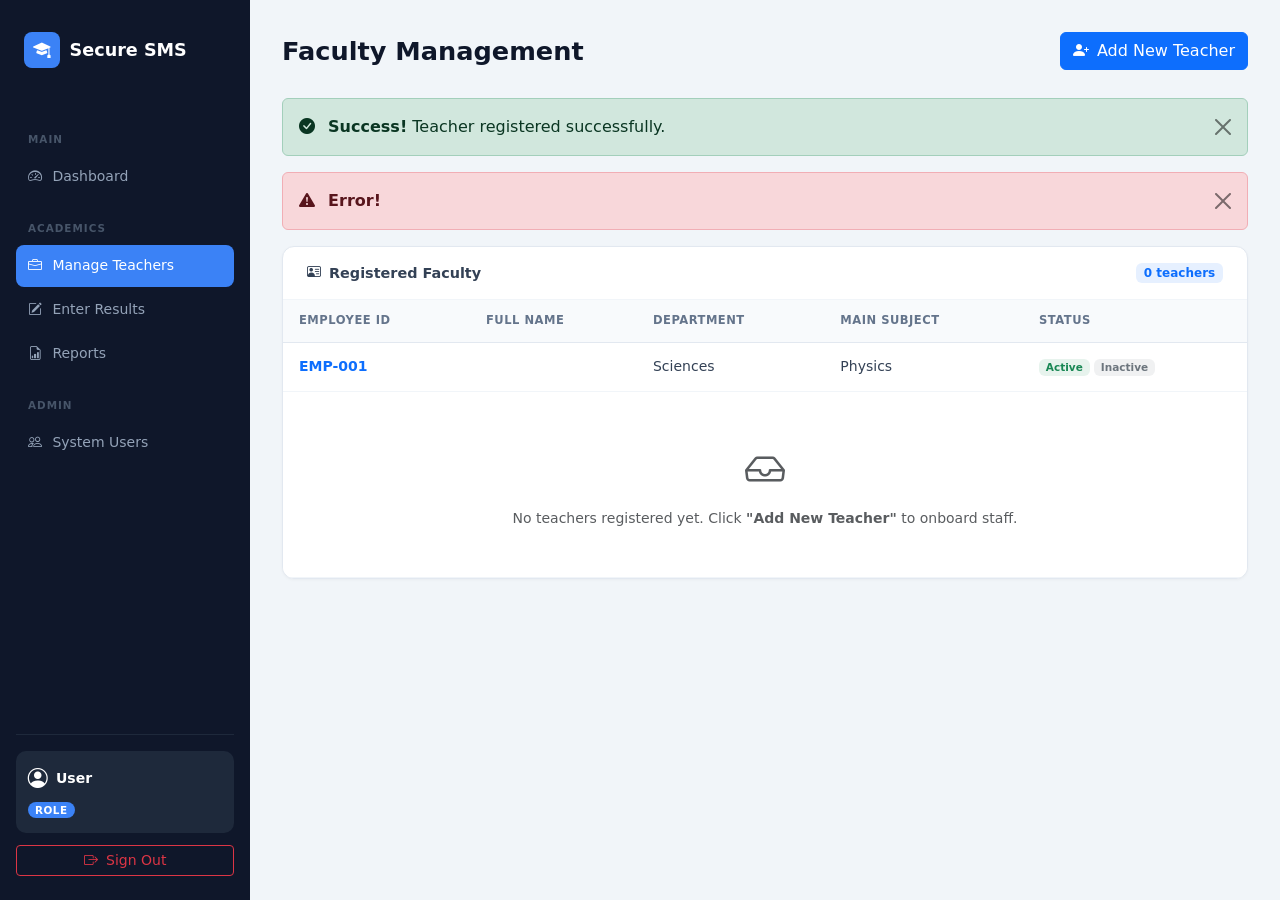
<file: src/main/resources/templates/teachers.html>
﻿<!DOCTYPE html>
<html xmlns:th="http://www.thymeleaf.org"
      xmlns:sec="http://www.thymeleaf.org/extras/spring-security">
<head>
    <meta charset="UTF-8">
    <meta name="viewport" content="width=device-width, initial-scale=1.0">
    <title>Secure SMS â€“ Faculty Management</title>
    <link href="https://cdn.jsdelivr.net/npm/bootstrap@5.3.0/dist/css/bootstrap.min.css" rel="stylesheet">
    <link rel="stylesheet" href="https://cdn.jsdelivr.net/npm/bootstrap-icons@1.11.1/font/bootstrap-icons.css">
    <style>
        :root { --sidebar-width:250px; --sidebar-bg:#0f172a; --sidebar-accent:#3b82f6; }
        body { background-color:#f1f5f9; font-family:'Segoe UI',system-ui,sans-serif; }
        .sidebar { width:var(--sidebar-width); min-height:100vh; background:var(--sidebar-bg); position:fixed; top:0; left:0; display:flex; flex-direction:column; padding:1.5rem 1rem; z-index:100; }
        .sidebar-brand { display:flex; align-items:center; gap:0.6rem; color:#fff; font-size:1.1rem; font-weight:700; text-decoration:none; margin-bottom:2rem; padding:0.5rem; }
        .sidebar-brand .brand-icon { background:var(--sidebar-accent); width:36px; height:36px; border-radius:8px; display:flex; align-items:center; justify-content:center; font-size:1.1rem; color:#fff; flex-shrink:0; }
        .nav-section-label { font-size:0.65rem; font-weight:700; letter-spacing:1px; color:#475569; text-transform:uppercase; padding:0.5rem 0.75rem; margin-top:1rem; }
        .sidebar-nav .nav-link { color:#94a3b8; border-radius:8px; padding:0.65rem 0.75rem; margin-bottom:2px; display:flex; align-items:center; gap:0.65rem; font-size:0.875rem; font-weight:500; transition:all 0.15s; }
        .sidebar-nav .nav-link:hover { color:#f1f5f9; background:rgba(255,255,255,0.07); }
        .sidebar-nav .nav-link.active { color:#fff; background:var(--sidebar-accent); }
        .sidebar-footer { margin-top:auto; padding-top:1rem; border-top:1px solid #1e293b; }
        .user-pill { background:#1e293b; border-radius:10px; padding:0.75rem; margin-bottom:0.75rem; }
        .user-pill .role-badge { font-size:0.65rem; font-weight:700; letter-spacing:0.5px; background:var(--sidebar-accent); color:#fff; padding:2px 7px; border-radius:99px; text-transform:uppercase; }
        .main-content { margin-left:var(--sidebar-width); padding:2rem; min-height:100vh; }
        .topbar { display:flex; justify-content:space-between; align-items:center; margin-bottom:1.75rem; }
        .topbar h1 { font-size:1.6rem; font-weight:700; color:#0f172a; margin:0; }
        .data-card { background:#fff; border-radius:12px; border:1px solid #e2e8f0; overflow:hidden; box-shadow:0 1px 3px rgba(0,0,0,0.04); }
        .data-card-header { padding:1rem 1.5rem; border-bottom:1px solid #f1f5f9; display:flex; align-items:center; justify-content:space-between; }
        .data-card-header h5 { margin:0; font-size:0.9rem; font-weight:700; color:#334155; }
        .table { margin:0; }
        .table thead th { background:#f8fafc; font-size:0.72rem; font-weight:700; text-transform:uppercase; letter-spacing:0.5px; color:#64748b; border-bottom:1px solid #e2e8f0; padding:0.75rem 1rem; }
        .table tbody td { padding:0.85rem 1rem; vertical-align:middle; border-color:#f1f5f9; font-size:0.875rem; color:#334155; }
        .table tbody tr:hover { background:#f8fafc; }
    </style>
</head>
<body>

<!-- â•â•â• SIDEBAR â•â•â•â•â•â•â•â•â•â•â•â•â•â•â•â•â•â•â•â•â•â•â•â•â•â•â•â•â•â•â•â•â•â•â•â•â•â•â•â•â•â•â•â•â•â•â•â•â•â•â•â•â•â•â•â•â•â•â• -->
<div class="sidebar">
    <a href="/" class="sidebar-brand">
        <div class="brand-icon"><i class="bi bi-mortarboard-fill"></i></div>
        Secure SMS
    </a>
    <nav class="sidebar-nav">
        <div class="nav-section-label">Main</div>
        <a href="/" class="nav-link"><i class="bi bi-speedometer2"></i> Dashboard</a>

        <div class="nav-section-label">Academics</div>
        <a href="/teachers" class="nav-link active"><i class="bi bi-briefcase"></i> Manage Teachers</a>
        <a href="/results" class="nav-link" sec:authorize="hasAnyRole('TEACHER','DOS','SUPER_DOS','HEADTEACHER')">
            <i class="bi bi-pencil-square"></i> Enter Results
        </a>
        <a href="/reports" class="nav-link" sec:authorize="hasAnyRole('DOS','SUPER_DOS','HEADTEACHER')">
            <i class="bi bi-file-earmark-bar-graph"></i> Reports
        </a>

        <div class="nav-section-label" sec:authorize="hasAnyRole('SUPER_DOS','DOS','HEADTEACHER')">Admin</div>
        <a href="/users" class="nav-link" sec:authorize="hasAnyRole('SUPER_DOS','DOS','HEADTEACHER')">
            <i class="bi bi-people"></i> System Users
        </a>
    </nav>
    <div class="sidebar-footer">
        <div class="user-pill">
            <div class="d-flex align-items-center gap-2 mb-1">
                <i class="bi bi-person-circle text-white fs-5"></i>
                <span class="text-white fw-semibold small" th:text="${currentUser?.fullName ?: currentUsername}">User</span>
            </div>
            <span class="role-badge" th:text="${currentRole}">ROLE</span>
        </div>
        <form th:action="@{/logout}" method="post">
            <button type="submit" class="btn btn-sm btn-outline-danger w-100">
                <i class="bi bi-box-arrow-right me-1"></i> Sign Out
            </button>
        </form>
    </div>
</div>

<!-- â•â•â• MAIN CONTENT â•â•â•â•â•â•â•â•â•â•â•â•â•â•â•â•â•â•â•â•â•â•â•â•â•â•â•â•â•â•â•â•â•â•â•â•â•â•â•â•â•â•â•â•â•â•â•â•â•â•â•â•â•â• -->
<div class="main-content">

    <div class="topbar">
        <h1>Faculty Management</h1>
        <!-- âœ… FIXED: Button now correctly triggers the teacher registration modal -->
        <button class="btn btn-primary d-flex align-items-center gap-2"
                data-bs-toggle="modal" data-bs-target="#teacherModal">
            <i class="bi bi-person-plus-fill"></i> Add New Teacher
        </button>
    </div>

    <!-- Alerts -->
    <div class="alert alert-success alert-dismissible fade show" role="alert" th:if="${param.success}">
        <i class="bi bi-check-circle-fill me-2"></i>
        <strong>Success!</strong> Teacher registered successfully.
        <button type="button" class="btn-close" data-bs-dismiss="alert"></button>
    </div>
    <div class="alert alert-danger alert-dismissible fade show" role="alert" th:if="${errorMessage}">
        <i class="bi bi-exclamation-triangle-fill me-2"></i>
        <strong th:text="${errorMessage}">Error!</strong>
        <button type="button" class="btn-close" data-bs-dismiss="alert"></button>
    </div>

    <div class="data-card">
        <div class="data-card-header">
            <h5><i class="bi bi-person-vcard me-2"></i>Registered Faculty</h5>
            <span class="badge bg-primary bg-opacity-10 text-primary" th:text="${teachers?.size() ?: 0} + ' teacher(s)'">0 teachers</span>
        </div>
        <div class="table-responsive">
            <table class="table table-hover">
                <thead>
                    <tr>
                        <th>Employee ID</th>
                        <th>Full Name</th>
                        <th>Department</th>
                        <th>Main Subject</th>
                        <th>Status</th>
                    </tr>
                </thead>
                <tbody>
                    <tr th:each="teacher : ${teachers}">
                        <td class="fw-bold text-primary" th:text="${teacher.employeeId}">EMP-001</td>
                        <td th:text="${teacher.fullName}"></td>
                        <td th:text="${teacher.department}">Sciences</td>
                        <td th:text="${teacher.mainSubject}">Physics</td>
                        <td>
                            <span class="badge bg-success bg-opacity-10 text-success fw-semibold" th:if="${teacher.active}">Active</span>
                            <span class="badge bg-secondary bg-opacity-10 text-secondary fw-semibold" th:unless="${teacher.active}">Inactive</span>
                        </td>
                    </tr>
                    <tr th:if="${#lists.isEmpty(teachers)}">
                        <td colspan="5" class="text-center text-muted py-5">
                            <i class="bi bi-inbox fs-1 d-block mb-2"></i>
                            No teachers registered yet. Click <strong>"Add New Teacher"</strong> to onboard staff.
                        </td>
                    </tr>
                </tbody>
            </table>
        </div>
    </div>
</div>

<!-- â•â•â• TEACHER REGISTRATION MODAL â•â•â•â•â•â•â•â•â•â•â•â•â•â•â•â•â•â•â•â•â•â•â•â•â•â•â•â•â•â•â•â•â•â•â•â•â•â•â• -->
<!-- âœ… FIXED: Modal ID matches button's data-bs-target="#teacherModal" -->
<div class="modal fade" id="teacherModal" tabindex="-1" aria-labelledby="teacherModalLabel" aria-hidden="true">
    <div class="modal-dialog modal-dialog-centered">
        <div class="modal-content border-0 shadow-lg">
            <div class="modal-header" style="background:#0f172a;color:#fff;">
                <h5 class="modal-title" id="teacherModalLabel"><i class="bi bi-person-plus me-2"></i>Add New Teacher</h5>
                <button type="button" class="btn-close btn-close-white" data-bs-dismiss="modal"></button>
            </div>
            <form th:action="@{/register-teacher}" method="POST" th:object="${teacher}">
                <div class="modal-body p-4">
                    <div class="row g-3">
                        <div class="col-6">
                            <label class="form-label fw-semibold small text-secondary text-uppercase">Employee ID</label>
                            <input type="text" th:field="*{employeeId}" class="form-control" placeholder="e.g. EMP-2026-001" required>
                        </div>
                        <div class="col-6">
                            <label class="form-label fw-semibold small text-secondary text-uppercase">Full Name</label>
                            <input type="text" th:field="*{fullName}" class="form-control" placeholder="" required>
                        </div>
                        <div class="col-6">
                            <label class="form-label fw-semibold small text-secondary text-uppercase">Department</label>
                            <input type="text" th:field="*{department}" class="form-control" placeholder="e.g. Sciences">
                        </div>
                        <div class="col-6">
                            <label class="form-label fw-semibold small text-secondary text-uppercase">Main Subject</label>
                            <input type="text" th:field="*{mainSubject}" class="form-control" placeholder="e.g. Physics">
                        </div>
                    </div>
                </div>
                <div class="modal-footer bg-light">
                    <button type="button" class="btn btn-outline-secondary btn-sm" data-bs-dismiss="modal">Cancel</button>
                    <button type="submit" class="btn btn-primary btn-sm"><i class="bi bi-save me-1"></i> Save Teacher</button>
                </div>
            </form>
        </div>
    </div>
</div>

<script src="https://cdn.jsdelivr.net/npm/bootstrap@5.3.0/dist/js/bootstrap.bundle.min.js"></script>
</body>
</html>
</file>
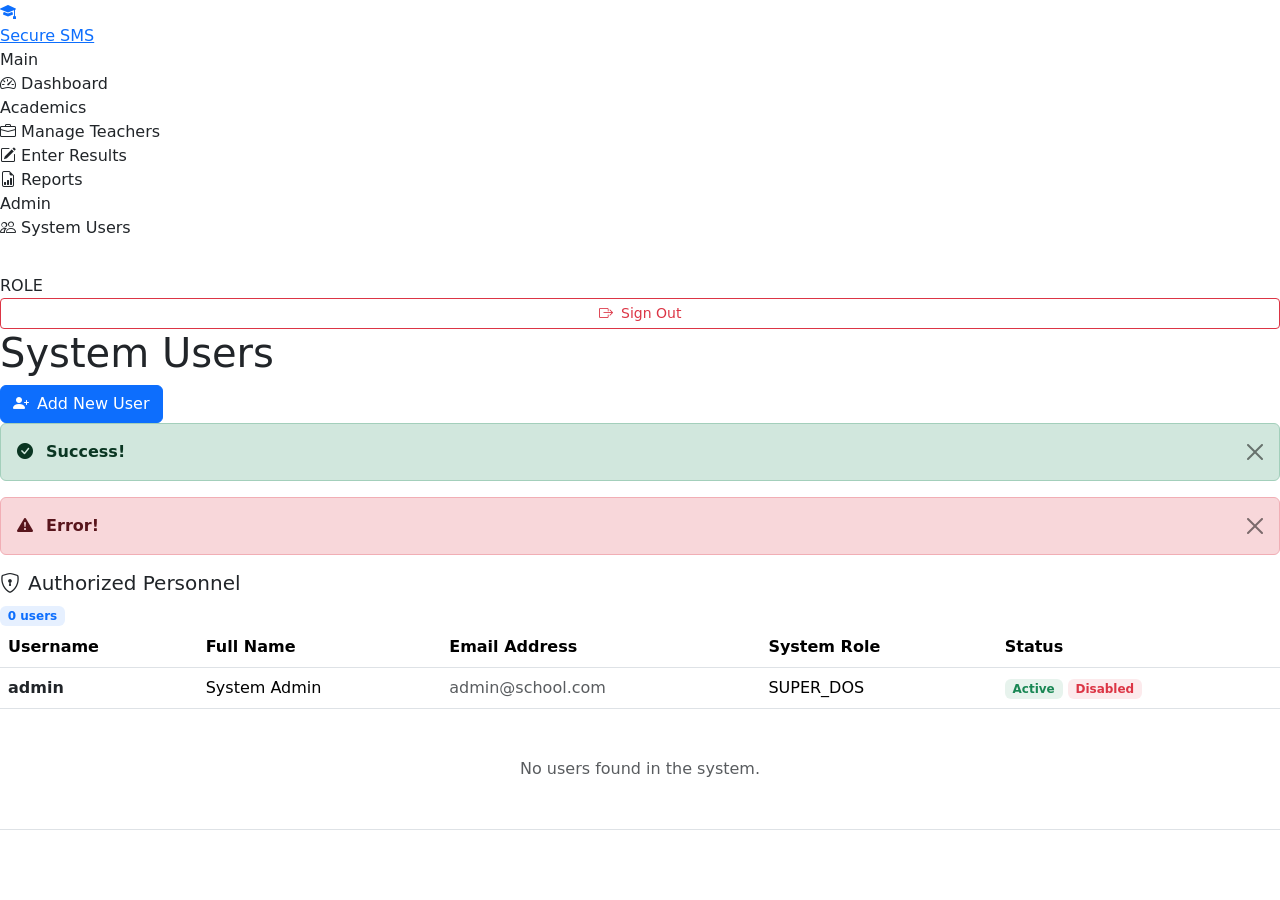
<file: src/main/resources/templates/users.html>
﻿<!DOCTYPE html>
<html xmlns:th="http://www.thymeleaf.org"
      xmlns:sec="http://www.thymeleaf.org/extras/spring-security">
<head>
    <meta charset="UTF-8">
    <meta name="viewport" content="width=device-width, initial-scale=1.0">
    <title>Secure SMS â€“ System Users</title>
    <link href="https://cdn.jsdelivr.net/npm/bootstrap@5.3.0/dist/css/bootstrap.min.css" rel="stylesheet">
    <link rel="stylesheet" href="https://cdn.jsdelivr.net/npm/bootstrap-icons@1.11.1/font/bootstrap-icons.css">
    <link rel="stylesheet" th:href="@{/css/style.css}">
</head>
<body>

<!-- â•â•â• SIDEBAR â•â•â•â•â•â•â•â•â•â•â•â•â•â•â•â•â•â•â•â•â•â•â•â•â•â•â•â•â•â•â•â•â•â•â•â•â•â•â•â•â•â•â•â•â•â•â•â•â•â•â•â•â•â•â•â•â•â•â• -->
<div class="sidebar">
    <a href="/" class="sidebar-brand">
        <div class="brand-icon"><i class="bi bi-mortarboard-fill"></i></div>
        Secure SMS
    </a>
    <nav class="sidebar-nav">
        <div class="nav-section-label">Main</div>
        <a href="/" class="nav-link"><i class="bi bi-speedometer2"></i> Dashboard</a>

        <div class="nav-section-label">Academics</div>
        <a href="/teachers" class="nav-link"><i class="bi bi-briefcase"></i> Manage Teachers</a>
        <a href="/results" class="nav-link" sec:authorize="hasAnyRole('DOS','SUPER_DOS','HEADTEACHER')">
            <i class="bi bi-pencil-square"></i> Enter Results
        </a>
        <a href="/reports" class="nav-link" sec:authorize="hasAnyRole('DOS','SUPER_DOS','HEADTEACHER')">
            <i class="bi bi-file-earmark-bar-graph"></i> Reports
        </a>

        <div class="nav-section-label">Admin</div>
        <a href="/users" class="nav-link active"><i class="bi bi-people"></i> System Users</a>
    </nav>
    <div class="sidebar-footer">
        <div class="user-pill">
            <div class="d-flex align-items-center gap-2 mb-1">
                <i class="bi bi-person-circle text-white fs-5"></i>
                <span class="text-white fw-semibold small" th:text="${currentUser?.fullName ?: currentUsername}">User</span>
            </div>
            <span class="role-badge" th:text="${currentRole}">ROLE</span>
        </div>
        <form th:action="@{/logout}" method="post">
            <button type="submit" class="btn btn-sm btn-outline-danger w-100">
                <i class="bi bi-box-arrow-right me-1"></i> Sign Out
            </button>
        </form>
    </div>
</div>

<!-- â•â•â• MAIN CONTENT â•â•â•â•â•â•â•â•â•â•â•â•â•â•â•â•â•â•â•â•â•â•â•â•â•â•â•â•â•â•â•â•â•â•â•â•â•â•â•â•â•â•â•â•â•â•â•â•â•â•â•â•â•â• -->
<div class="main-content">

    <div class="topbar">
        <h1>System Users</h1>
        <!-- Only SUPER_DOS and DOS can add new users -->
        <button class="btn btn-primary d-flex align-items-center gap-2"
                sec:authorize="hasAnyRole('SUPER_DOS','DOS')"
                data-bs-toggle="modal" data-bs-target="#userModal">
            <i class="bi bi-person-plus-fill"></i> Add New User
        </button>
    </div>

    <!-- Alerts -->
    <div class="alert alert-success alert-dismissible fade show" role="alert" th:if="${successMessage}">
        <i class="bi bi-check-circle-fill me-2"></i>
        <strong th:text="${successMessage}">Success!</strong>
        <button type="button" class="btn-close" data-bs-dismiss="alert"></button>
    </div>
    <div class="alert alert-danger alert-dismissible fade show" role="alert" th:if="${errorMessage}">
        <i class="bi bi-exclamation-triangle-fill me-2"></i>
        <strong th:text="${errorMessage}">Error!</strong>
        <button type="button" class="btn-close" data-bs-dismiss="alert"></button>
    </div>

    <div class="data-card">
        <div class="data-card-header">
            <h5><i class="bi bi-shield-lock me-2"></i>Authorized Personnel</h5>
            <span class="badge bg-primary bg-opacity-10 text-primary" th:text="${users?.size() ?: 0} + ' user(s)'">0 users</span>
        </div>
        <div class="table-responsive">
            <table class="table table-hover">
                <thead>
                    <tr>
                        <th>Username</th>
                        <th>Full Name</th>
                        <th>Email Address</th>
                        <th>System Role</th>
                        <th>Status</th>
                    </tr>
                </thead>
                <tbody>
                    <tr th:each="user : ${users}">
                        <td class="fw-bold text-dark" th:text="${user.username}">admin</td>
                        <td th:text="${user.fullName}">System Admin</td>
                        <td class="text-muted" th:text="${user.email}">admin@school.com</td>
                        <td>
                            <span class="role-chip"
                                  th:classappend="'role-' + ${user.role}"
                                  th:text="${user.role}">SUPER_DOS</span>
                        </td>
                        <td>
                            <span class="badge bg-success bg-opacity-10 text-success fw-semibold" th:if="${user.enabled}">Active</span>
                            <span class="badge bg-danger bg-opacity-10 text-danger fw-semibold" th:unless="${user.enabled}">Disabled</span>
                        </td>
                    </tr>
                    <tr th:if="${#lists.isEmpty(users)}">
                        <td colspan="5" class="text-center text-muted py-5">No users found in the system.</td>
                    </tr>
                </tbody>
            </table>
        </div>
    </div>
</div>

<!-- â•â•â• ADD USER MODAL (SUPER_DOS / DOS only) â•â•â•â•â•â•â•â•â•â•â•â•â•â•â•â•â•â•â•â•â•â•â•â•â•â•â•â• -->
<div class="modal fade" id="userModal" tabindex="-1" aria-labelledby="userModalLabel" aria-hidden="true">
    <div class="modal-dialog modal-dialog-centered">
        <div class="modal-content border-0 shadow-lg">
            <div class="modal-header" style="background:#0f172a;color:#fff;">
                <h5 class="modal-title" id="userModalLabel"><i class="bi bi-person-plus me-2"></i>Add New System User</h5>
                <button type="button" class="btn-close btn-close-white" data-bs-dismiss="modal"></button>
            </div>
            <form th:action="@{/register-user}" method="POST">
                <div class="modal-body p-4">
                    <div class="row g-3">
                        <div class="col-6">
                            <label class="form-label fw-semibold small text-secondary text-uppercase">Username</label>
                            <input type="text" name="username" class="form-control" placeholder="e.g. teacher2" required>
                        </div>
                        <div class="col-6">
                            <label class="form-label fw-semibold small text-secondary text-uppercase">Password</label>
                            <input type="password" name="password" class="form-control" placeholder="Min. 6 characters" required>
                        </div>
                        <div class="col-12">
                            <label class="form-label fw-semibold small text-secondary text-uppercase">Full Name</label>
                            <input type="text" name="fullName" class="form-control" placeholder="e.g. Jane Nakato" required>
                        </div>
                        <div class="col-12">
                            <label class="form-label fw-semibold small text-secondary text-uppercase">Email Address</label>
                            <input type="email" name="email" class="form-control" placeholder="e.g. jane@school.com">
                        </div>
                        <div class="col-12">
                            <label class="form-label fw-semibold small text-secondary text-uppercase">System Role</label>
                            <select name="role" class="form-select" required>
                                <option value="" disabled selected>Select a roleâ€¦</option>
                                <option th:each="role : ${roles}" th:value="${role}" th:text="${role}">ROLE</option>
                            </select>
                            <div class="form-text text-muted">
                                SUPER_DOS can manage everything. TEACHER can enter results. SECRETARY manages student records.
                            </div>
                        </div>
                    </div>
                </div>
                <div class="modal-footer bg-light">
                    <button type="button" class="btn btn-outline-secondary btn-sm" data-bs-dismiss="modal">Cancel</button>
                    <button type="submit" class="btn btn-primary btn-sm"><i class="bi bi-save me-1"></i> Create User</button>
                </div>
            </form>
        </div>
    </div>
</div>

<script src="https://cdn.jsdelivr.net/npm/bootstrap@5.3.0/dist/js/bootstrap.bundle.min.js"></script>
</body>
</html>
</file>
